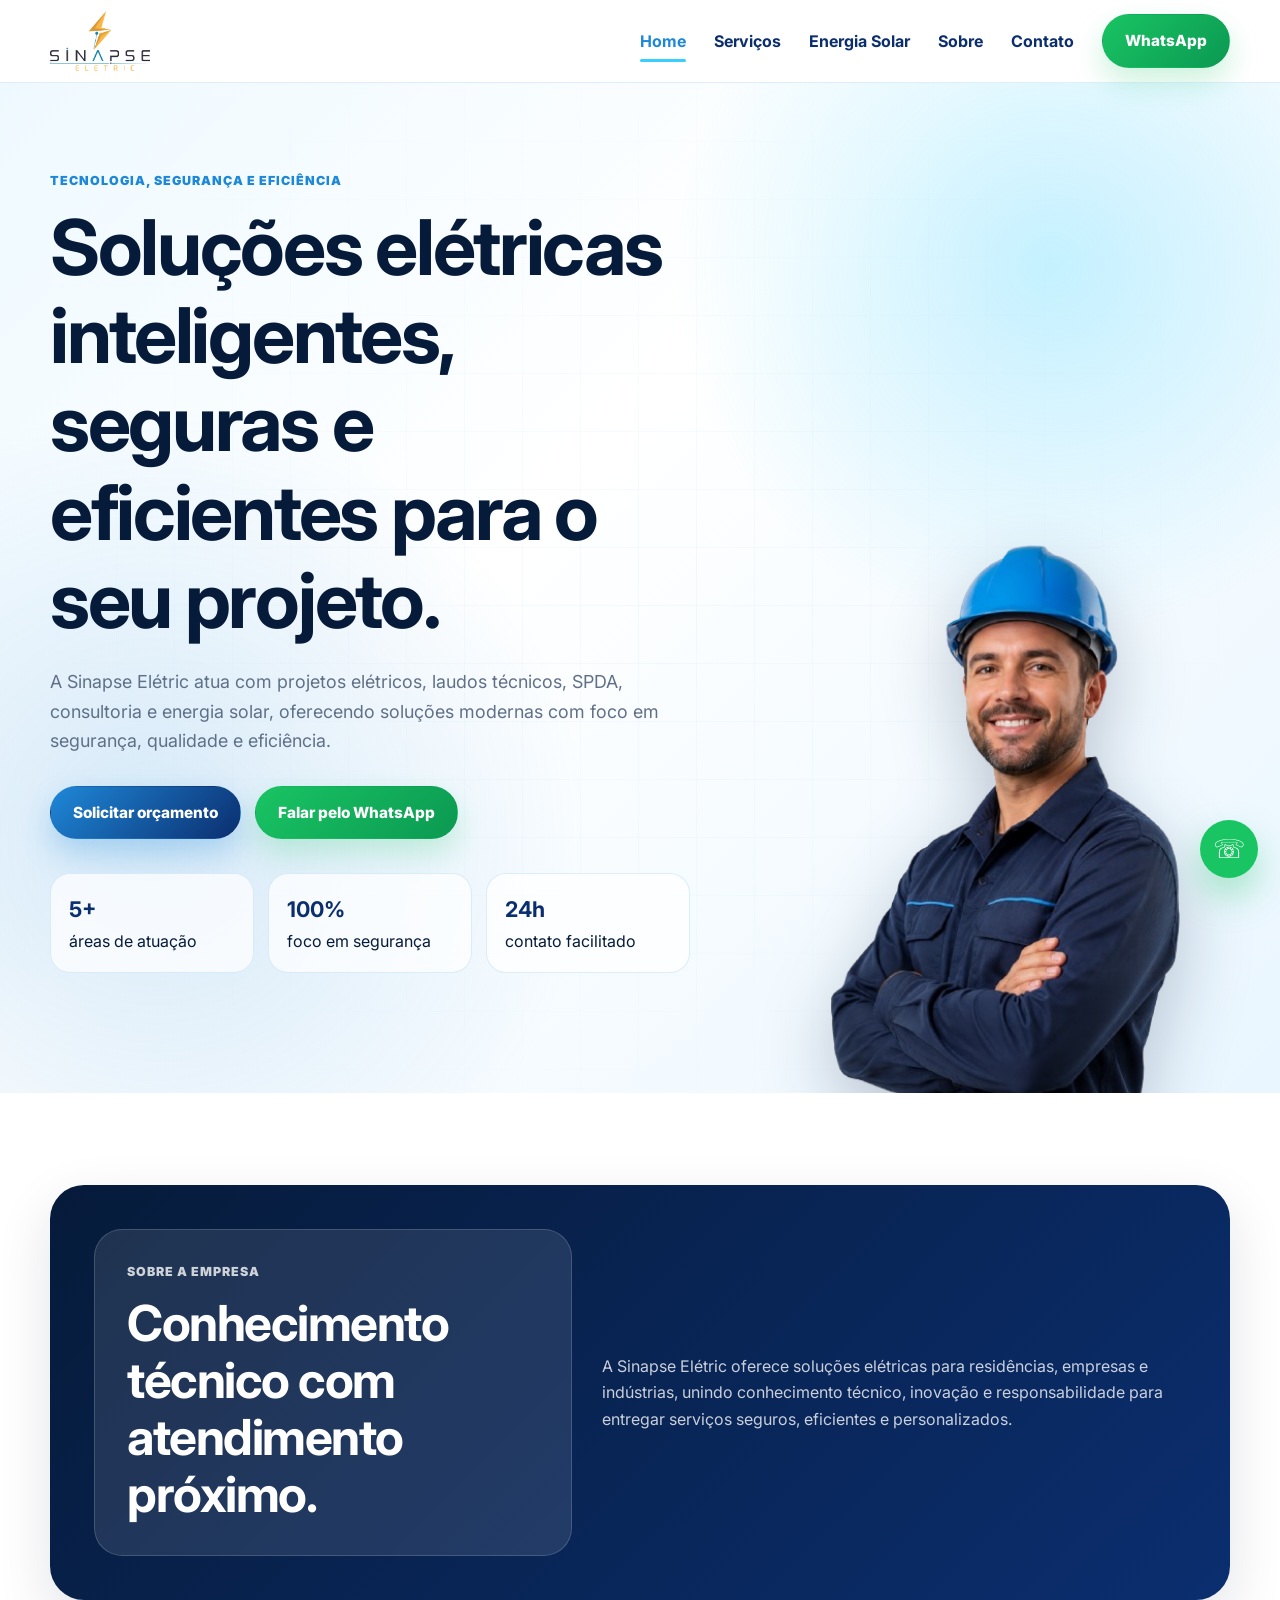
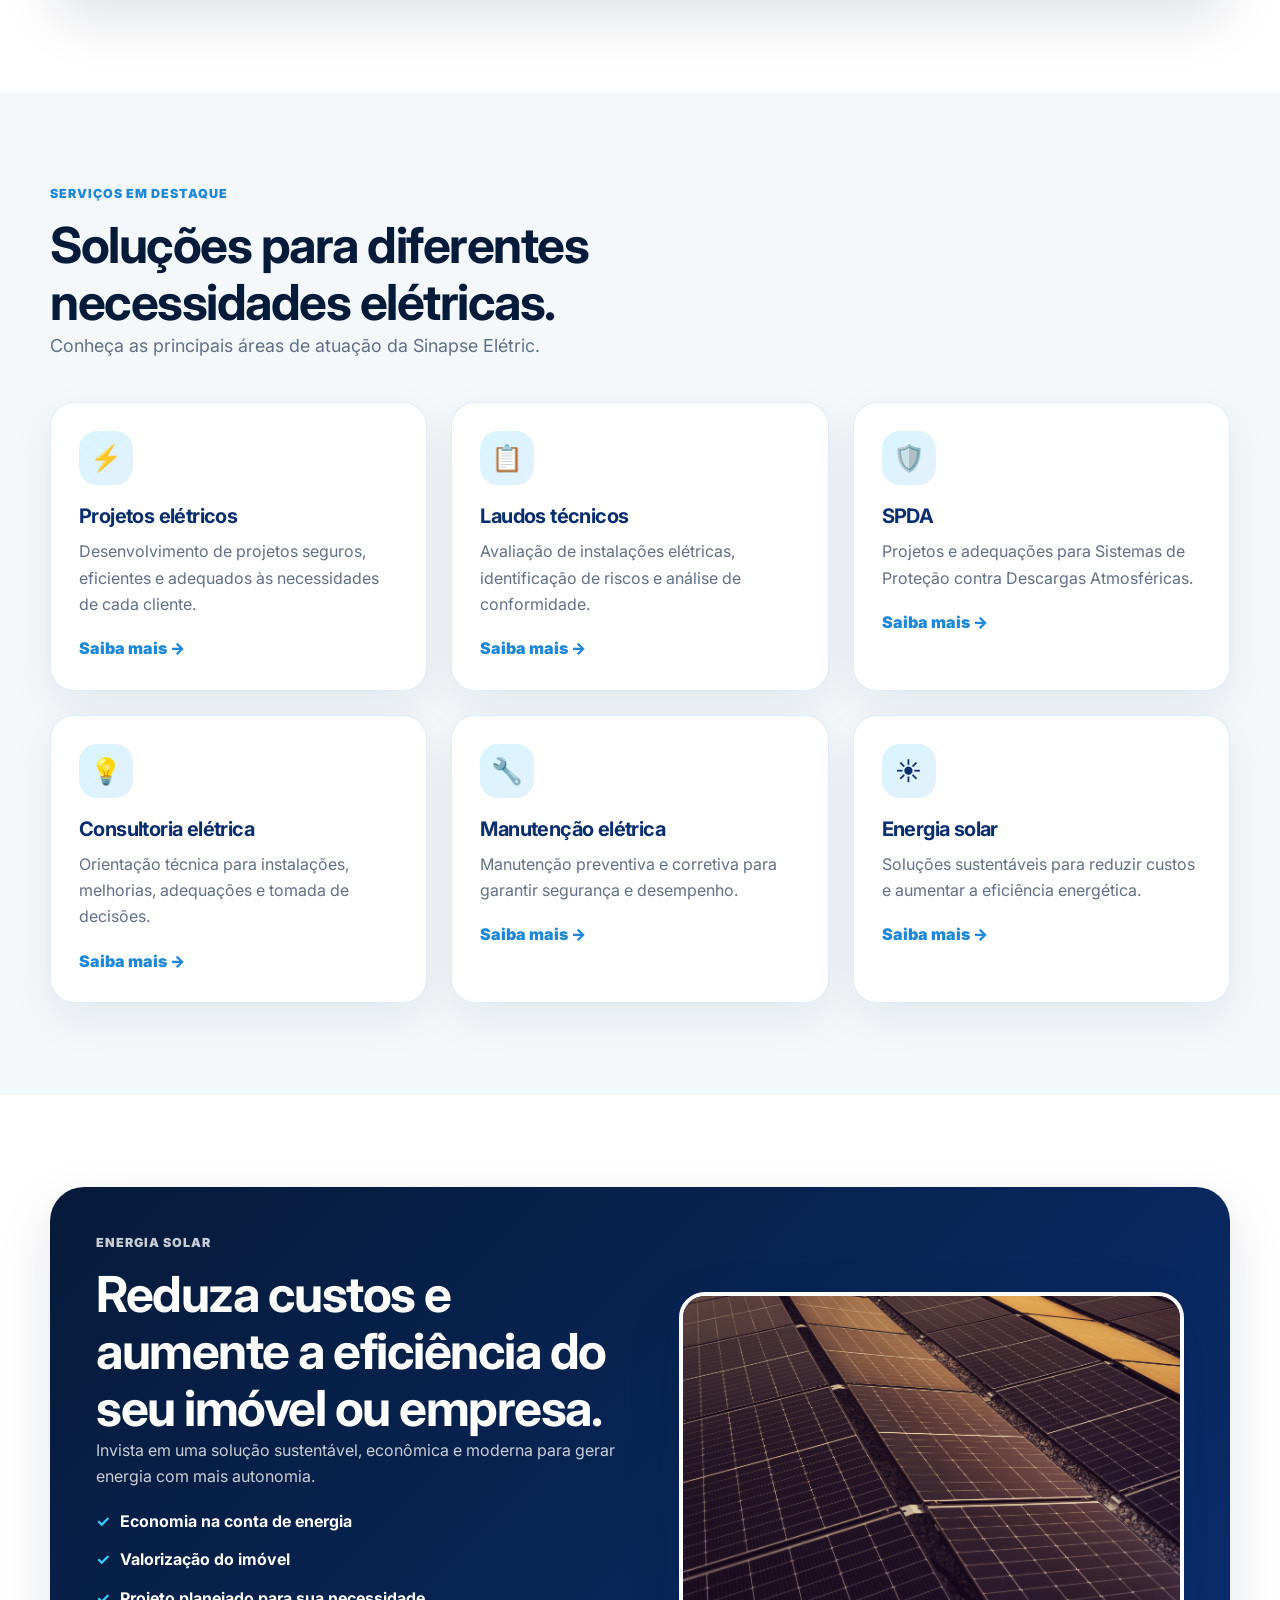
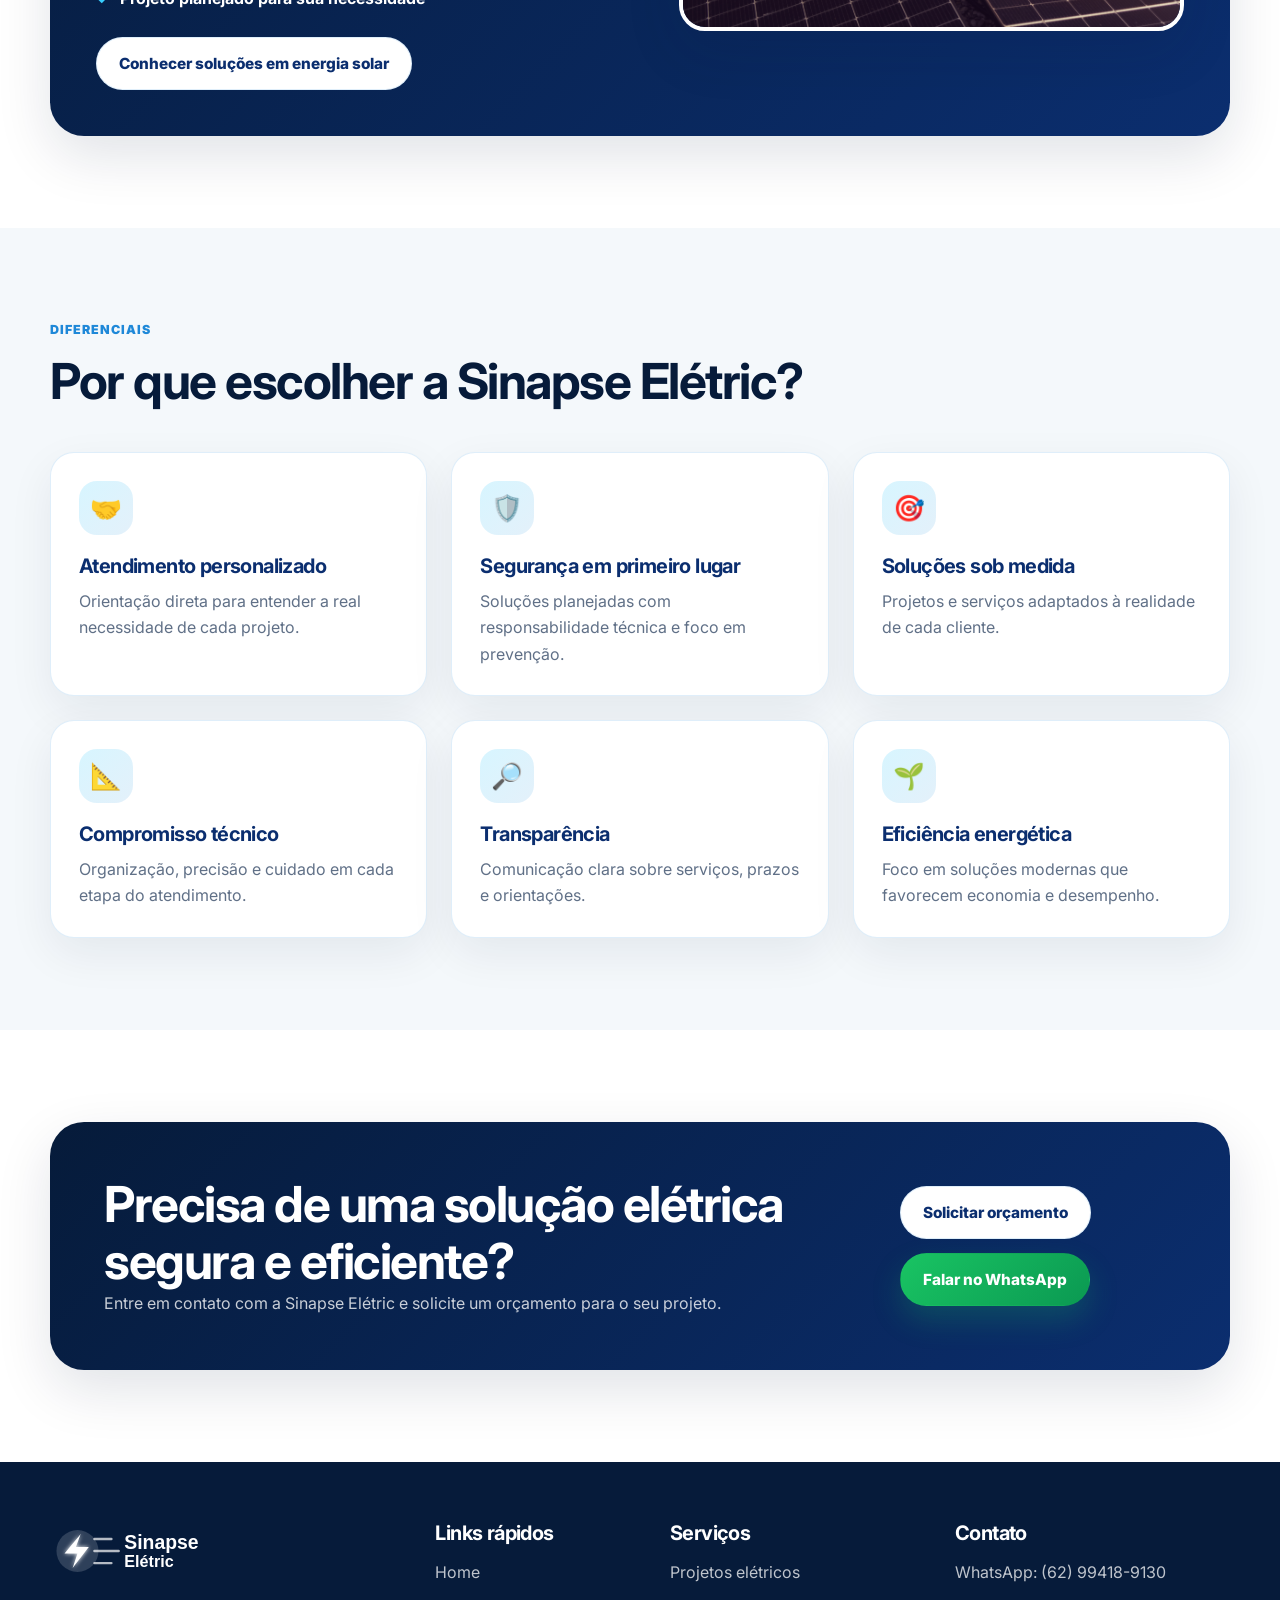
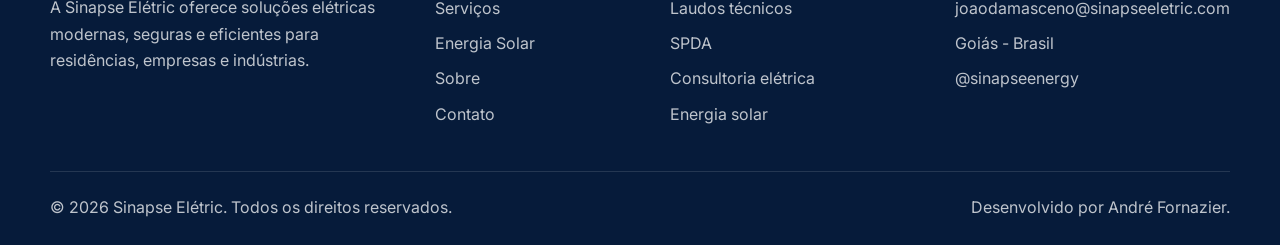
<file: index.html>
<!DOCTYPE html>
<html lang="pt-BR">

<head>
  <meta charset="UTF-8">
  <meta name="viewport" content="width=device-width, initial-scale=1.0">
  <meta name="description"
    content="Projetos elétricos, laudos técnicos, SPDA, consultoria elétrica e energia solar com segurança, qualidade e eficiência.">
  <meta name="theme-color" content="#0B2E6F">
  <title>Sinapse Elétric | Soluções elétricas inteligentes</title>
  <link rel="icon" href="assets/icons/favicon.svg" type="image/svg+xml">
  <link rel="stylesheet" href="css/style.css">
</head>

<body>
  <!-- Cabeçalho fixo com logo, navegação e botão de WhatsApp. -->
  <header class="header">
    <div class="container navbar">
      <a class="logo" href="index.html" aria-label="Página inicial da Sinapse Elétric">
        <img src="assets/logo/logo-sinapse.png" alt="Logo Sinapse Elétric">
      </a>

      <button class="menu-toggle" type="button" aria-label="Abrir menu de navegação">
        <span></span>
        <span></span>
        <span></span>
      </button>

      <nav class="nav-menu" aria-label="Menu principal">
        <a href="index.html">Home</a>
        <a href="servicos.html">Serviços</a>
        <a href="energia-solar.html">Energia Solar</a>
        <a href="sobre.html">Sobre</a>
        <a href="contato.html">Contato</a>
        <a class="btn btn-whatsapp js-whatsapp" href="#">WhatsApp</a>
      </nav>
    </div>
  </header>
  <main>
    <!-- Hero principal: primeira impressão do site e foco em conversão para orçamento. -->
    <section class="hero">
      
      <div class="container hero-content">
        <div class="hero-text reveal">
          <p class="eyebrow">Tecnologia, segurança e eficiência</p>
          <h1>Soluções elétricas inteligentes, seguras e eficientes para o seu projeto.</h1>
          <p class="lead">A Sinapse Elétric atua com projetos elétricos, laudos técnicos, SPDA, consultoria e energia
            solar, oferecendo soluções modernas com foco em segurança, qualidade e eficiência.</p>
          <div class="hero-actions">
            <a class="btn btn-primary" href="contato.html">Solicitar orçamento</a>
            <a class="btn btn-whatsapp js-whatsapp" href="#">Falar pelo WhatsApp</a>
          </div>
          <div class="stats-row">
            <div class="stat"><strong>5+</strong><span>áreas de atuação</span></div>
            <div class="stat"><strong>100%</strong><span>foco em segurança</span></div>
            <div class="stat"><strong>24h</strong><span>contato facilitado</span></div>
          </div>
        </div>        
      </div>
      <!-- Pessoa posicionada no lado direito do Hero -->
<div class="hero-worker-image" aria-hidden="true">
  <img src="assets/img/homem-capacete-transparente.png" alt="">
</div>
      
    </section>

    <section class="section">
      <div class="container about-mini reveal">
        <div class="glass-panel">
          <p class="eyebrow">Sobre a empresa</p>
          <h2>Conhecimento técnico com atendimento próximo.</h2>
        </div>
        <div>
          <p>A Sinapse Elétric oferece soluções elétricas para residências, empresas e indústrias, unindo conhecimento
            técnico, inovação e responsabilidade para entregar serviços seguros, eficientes e personalizados.</p>
        </div>
      </div>
    </section>

    <section class="section section-soft">
      <div class="container">
        <div class="section-title reveal">
          <p class="eyebrow">Serviços em destaque</p>
          <h2>Soluções para diferentes necessidades elétricas.</h2>
          <p class="lead">Conheça as principais áreas de atuação da Sinapse Elétric.</p>
        </div>
        <div class="grid grid-3">
          <article class="card reveal">
            <div class="icon-box">⚡</div>
            <h3>Projetos elétricos</h3>
            <p>Desenvolvimento de projetos seguros, eficientes e adequados às necessidades de cada cliente.</p><a
              class="card-link" href="servicos.html">Saiba mais →</a>
          </article>
          <article class="card reveal">
            <div class="icon-box">📋</div>
            <h3>Laudos técnicos</h3>
            <p>Avaliação de instalações elétricas, identificação de riscos e análise de conformidade.</p><a
              class="card-link" href="servicos.html">Saiba mais →</a>
          </article>
          <article class="card reveal">
            <div class="icon-box">🛡️</div>
            <h3>SPDA</h3>
            <p>Projetos e adequações para Sistemas de Proteção contra Descargas Atmosféricas.</p><a class="card-link"
              href="servicos.html">Saiba mais →</a>
          </article>
          <article class="card reveal">
            <div class="icon-box">💡</div>
            <h3>Consultoria elétrica</h3>
            <p>Orientação técnica para instalações, melhorias, adequações e tomada de decisões.</p><a class="card-link"
              href="servicos.html">Saiba mais →</a>
          </article>
          <article class="card reveal">
            <div class="icon-box">🔧</div>
            <h3>Manutenção elétrica</h3>
            <p>Manutenção preventiva e corretiva para garantir segurança e desempenho.</p><a class="card-link"
              href="servicos.html">Saiba mais →</a>
          </article>
          <article class="card reveal">
            <div class="icon-box">☀️</div>
            <h3>Energia solar</h3>
            <p>Soluções sustentáveis para reduzir custos e aumentar a eficiência energética.</p><a class="card-link"
              href="energia-solar.html">Saiba mais →</a>
          </article>
        </div>
      </div>
    </section>

    <section class="section">
      <div class="container solar-feature reveal">
        <div>
          <p class="eyebrow">Energia solar</p>
          <h2>Reduza custos e aumente a eficiência do seu imóvel ou empresa.</h2>
          <p>Invista em uma solução sustentável, econômica e moderna para gerar energia com mais autonomia.</p>
          <ul class="check-list">
            <li>Economia na conta de energia</li>
            <li>Valorização do imóvel</li>
            <li>Projeto planejado para sua necessidade</li>
          </ul>
          <a class="btn btn-secondary" href="energia-solar.html">Conhecer soluções em energia solar</a>
        </div>
        <img src="assets/img/solar1.jpg" alt="Painéis solares e energia sustentável">
      </div>
    </section>

    <section class="section section-soft">
      <div class="container">
        <div class="section-title reveal">
          <p class="eyebrow">Diferenciais</p>
          <h2>Por que escolher a Sinapse Elétric?</h2>
        </div>
        <div class="grid grid-3">
          <article class="card reveal">
            <div class="icon-box">🤝</div>
            <h3>Atendimento personalizado</h3>
            <p>Orientação direta para entender a real necessidade de cada projeto.</p>
          </article>
          <article class="card reveal">
            <div class="icon-box">🛡️</div>
            <h3>Segurança em primeiro lugar</h3>
            <p>Soluções planejadas com responsabilidade técnica e foco em prevenção.</p>
          </article>
          <article class="card reveal">
            <div class="icon-box">🎯</div>
            <h3>Soluções sob medida</h3>
            <p>Projetos e serviços adaptados à realidade de cada cliente.</p>
          </article>
          <article class="card reveal">
            <div class="icon-box">📐</div>
            <h3>Compromisso técnico</h3>
            <p>Organização, precisão e cuidado em cada etapa do atendimento.</p>
          </article>
          <article class="card reveal">
            <div class="icon-box">🔎</div>
            <h3>Transparência</h3>
            <p>Comunicação clara sobre serviços, prazos e orientações.</p>
          </article>
          <article class="card reveal">
            <div class="icon-box">🌱</div>
            <h3>Eficiência energética</h3>
            <p>Foco em soluções modernas que favorecem economia e desempenho.</p>
          </article>
        </div>
      </div>
    </section>

    <section class="section">
      <div class="container cta-box reveal">
        <div>
          <h2>Precisa de uma solução elétrica segura e eficiente?</h2>
          <p>Entre em contato com a Sinapse Elétric e solicite um orçamento para o seu projeto.</p>
        </div>
        <div class="cta-actions"><a class="btn btn-secondary" href="contato.html">Solicitar orçamento</a><a
            class="btn btn-whatsapp js-whatsapp" href="#">Falar no WhatsApp</a></div>
      </div>
    </section>
  </main>
  <!-- Botão fixo de WhatsApp presente em todas as páginas. -->
  <a class="whatsapp-float js-whatsapp" href="#" aria-label="Falar com a Sinapse Elétric pelo WhatsApp">☏</a>

  <!-- Rodapé institucional com links rápidos e dados de contato. -->
  <footer class="footer">
    <div class="container">
      <div class="footer-grid">
        <div>
          <img src="assets/logo/logo-sinapse.svg" alt="Logo Sinapse Elétric">
          <p>A Sinapse Elétric oferece soluções elétricas modernas, seguras e eficientes para residências, empresas e
            indústrias.</p>
        </div>
        <div>
          <h3>Links rápidos</h3>
          <ul>
            <li><a href="index.html">Home</a></li>
            <li><a href="servicos.html">Serviços</a></li>
            <li><a href="energia-solar.html">Energia Solar</a></li>
            <li><a href="sobre.html">Sobre</a></li>
            <li><a href="contato.html">Contato</a></li>
          </ul>
        </div>
        <div>
          <h3>Serviços</h3>
          <ul>
            <li>Projetos elétricos</li>
            <li>Laudos técnicos</li>
            <li>SPDA</li>
            <li>Consultoria elétrica</li>
            <li>Energia solar</li>
          </ul>
        </div>
        <div>
          <h3>Contato</h3>
          <ul>
            <li><a class="js-whatsapp" href="#">WhatsApp: (62) 99418-9130</a></li>
            <li><a href="mailto:contato@sinapseeletric.com.br">joaodamasceno@sinapseeletric.com</a></li>
            <li>Goiás - Brasil</li>
            <p>
              <a href="https://www.instagram.com/sinapseenergy" target="_blank">
                @sinapseenergy
              </a>
            </p>
          </ul>
        </div>
      </div>
      <div class="footer-bottom">
        <p>© 2026 Sinapse Elétric. Todos os direitos reservados.</p>
        <p>Desenvolvido por André Fornazier.</p>
      </div>
    </div>
  </footer>

  <!-- Script global com menu mobile, animações e WhatsApp. -->
  <script src="js/script.js"></script>
</body>

</html>
</file>
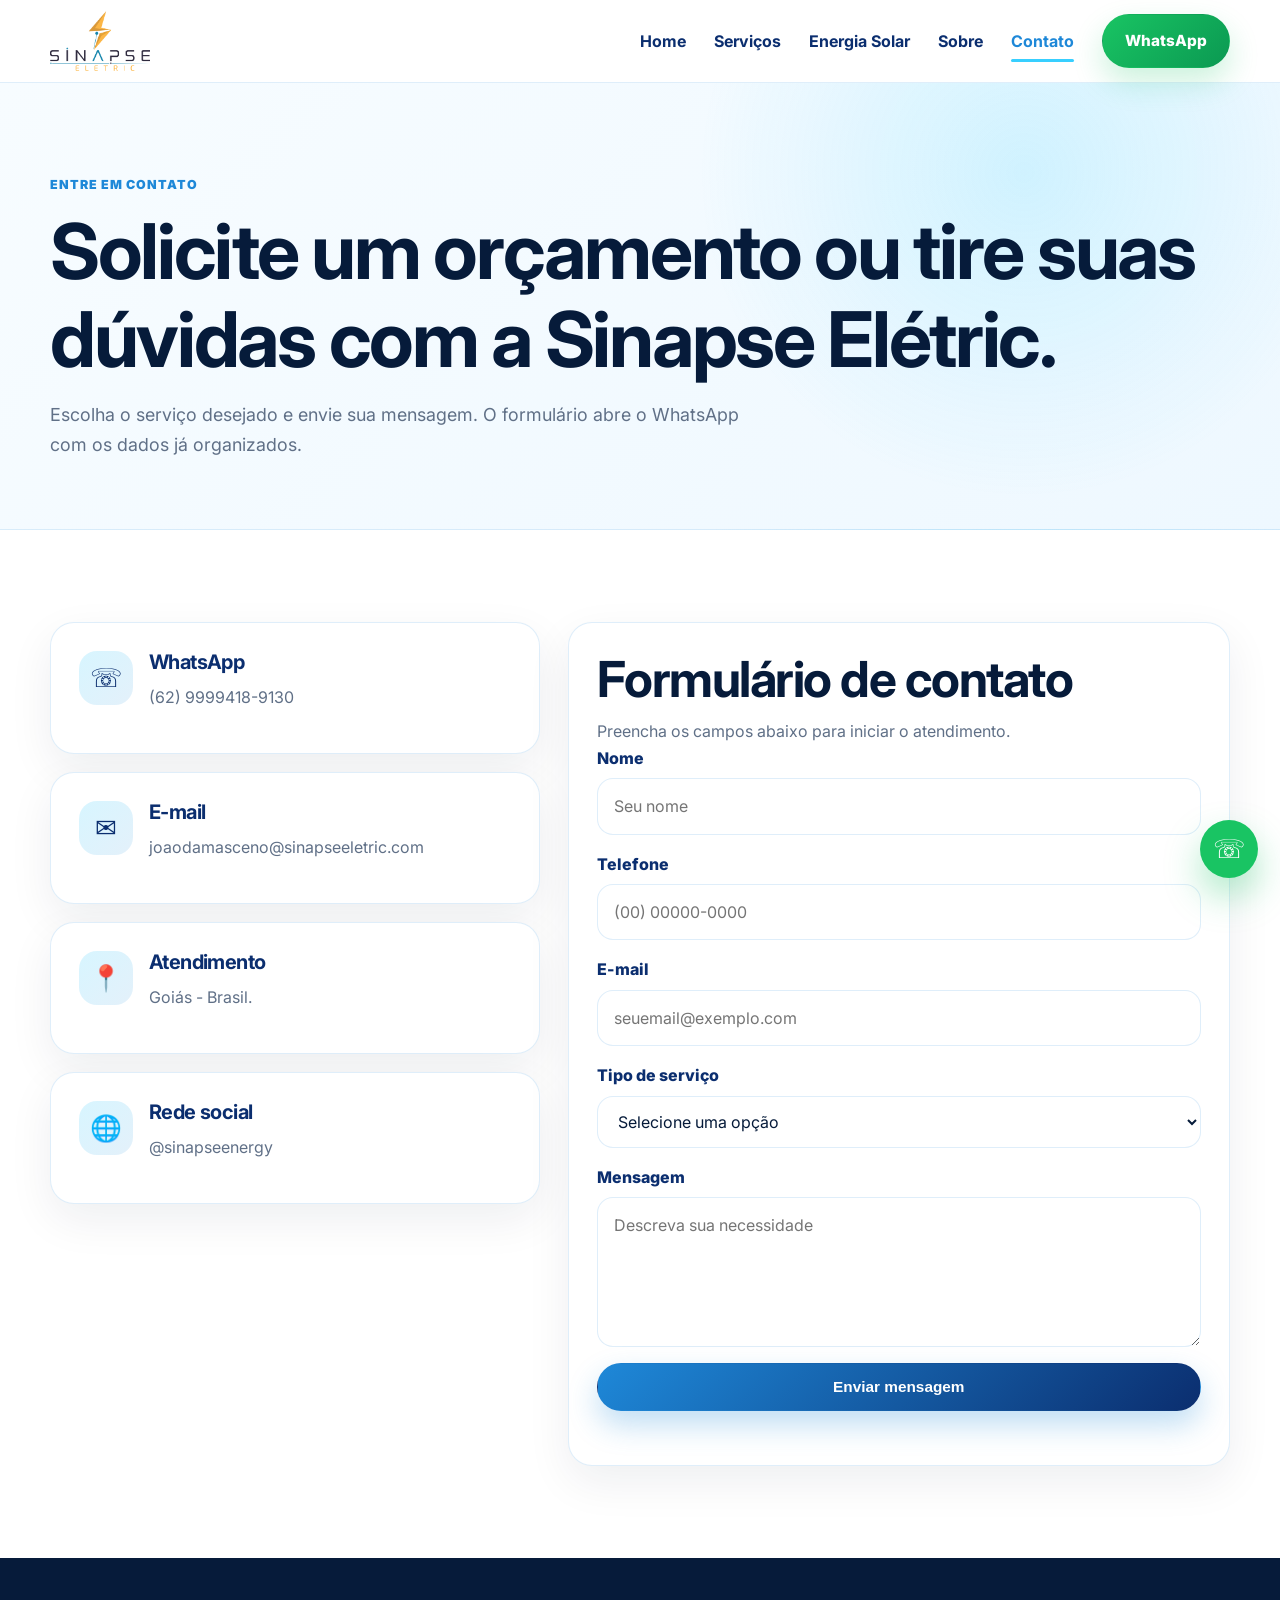
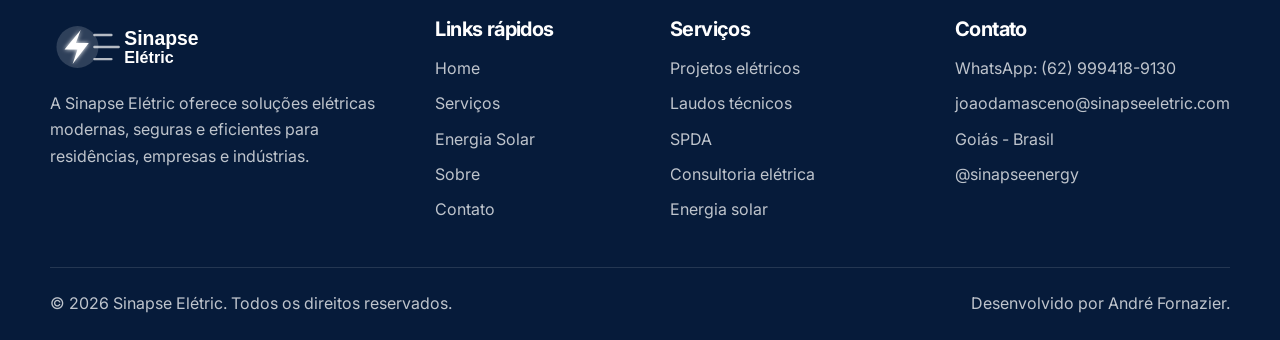
<file: contato.html>
<!DOCTYPE html>
<html lang="pt-BR">

<head>
  <meta charset="UTF-8">
  <meta name="viewport" content="width=device-width, initial-scale=1.0">
  <meta name="description"
    content="Fale com a Sinapse Elétric e solicite um orçamento para projetos elétricos, laudos, SPDA, consultoria e energia solar.">
  <meta name="theme-color" content="#0B2E6F">
  <title>Contato | Sinapse Elétric</title>
  <link rel="icon" href="assets/icons/favicon.svg" type="image/svg+xml">
  <link rel="stylesheet" href="css/style.css">
</head>

<body>
  <!-- Cabeçalho fixo com logo, navegação e botão de WhatsApp. -->
  <header class="header">
    <div class="container navbar">
      <a class="logo" href="index.html" aria-label="Página inicial da Sinapse Elétric">
        <img src="assets/logo/logo-sinapse.png" alt="Logo Sinapse Elétric">
      </a>

      <button class="menu-toggle" type="button" aria-label="Abrir menu de navegação">
        <span></span>
        <span></span>
        <span></span>
      </button>

      <nav class="nav-menu" aria-label="Menu principal">
        <a href="index.html">Home</a>
        <a href="servicos.html">Serviços</a>
        <a href="energia-solar.html">Energia Solar</a>
        <a href="sobre.html">Sobre</a>
        <a href="contato.html">Contato</a>
        <a class="btn btn-whatsapp js-whatsapp" href="#">WhatsApp</a>
      </nav>
    </div>
  </header>
  <main>
    <section class="page-hero">
      <div class="container reveal">
        <p class="eyebrow">Entre em contato</p>
        <h1>Solicite um orçamento ou tire suas dúvidas com a Sinapse Elétric.</h1>
        <p class="lead">Escolha o serviço desejado e envie sua mensagem. O formulário abre o WhatsApp com os dados já
          organizados.</p>
      </div>
    </section>

    <section class="section">
      <div class="container contact-layout">
        <aside class="contact-info">
          <article class="card contact-item reveal">
            <div class="icon-box">☏</div>
            <div>
              <h3>WhatsApp</h3>
              <p><a class="js-whatsapp" href="#">(62) 9999418-9130</a></p>
            </div>
          </article>
          <article class="card contact-item reveal">
            <div class="icon-box">✉</div>
            <div>
              <h3>E-mail</h3>
              <p><a href="mailto:contato@sinapseeletric.com.br">joaodamasceno@sinapseeletric.com</a></p>
            </div>
          </article>
          <article class="card contact-item reveal">
            <div class="icon-box">📍</div>
            <div>
              <h3>Atendimento</h3>
              <p>Goiás - Brasil.</p>
            </div>
          </article>
          <article class="card contact-item reveal">
            <div class="icon-box">🌐</div>
            <div>
              <h3>Rede social</h3>
              <p>
                <a href="https://www.instagram.com/sinapseenergy" target="_blank">
                  @sinapseenergy
                </a>
              </p>
            </div>
          </article>
        </aside>
        <section class="card reveal">
          <h2>Formulário de contato</h2>
          <p>Preencha os campos abaixo para iniciar o atendimento.</p>
          <form id="contactForm" class="form">
            <div class="form-group"><label for="nome">Nome</label><input id="nome" name="nome" type="text"
                placeholder="Seu nome" required></div>
            <div class="form-group"><label for="telefone">Telefone</label><input id="telefone" name="telefone"
                type="tel" placeholder="(00) 00000-0000" required></div>
            <div class="form-group"><label for="email">E-mail</label><input id="email" name="email" type="email"
                placeholder="seuemail@exemplo.com"></div>
            <div class="form-group"><label for="servico">Tipo de serviço</label><select id="servico" name="servico"
                required>
                <option value="">Selecione uma opção</option>
                <option>Projetos elétricos</option>
                <option>Laudos técnicos</option>
                <option>SPDA</option>
                <option>Consultoria elétrica</option>
                <option>Energia solar</option>
                <option>Manutenção elétrica</option>
                <option>Outro</option>
              </select></div>
            <div class="form-group"><label for="mensagem">Mensagem</label><textarea id="mensagem" name="mensagem"
                placeholder="Descreva sua necessidade" required></textarea></div><button class="btn btn-primary"
              type="submit">Enviar mensagem</button>
            <p class="form-status" aria-live="polite"></p>
          </form>
        </section>
      </div>
    </section>
  </main>
  <!-- Botão fixo de WhatsApp presente em todas as páginas. -->
  <a class="whatsapp-float js-whatsapp" href="#" aria-label="Falar com a Sinapse Elétric pelo WhatsApp">☏</a>

  <!-- Rodapé institucional com links rápidos e dados de contato. -->
  <footer class="footer">
    <div class="container">
      <div class="footer-grid">
        <div>
          <img src="assets/logo/logo-sinapse.svg" alt="Logo Sinapse Elétric">
          <p>A Sinapse Elétric oferece soluções elétricas modernas, seguras e eficientes para residências, empresas e
            indústrias.</p>
        </div>
        <div>
          <h3>Links rápidos</h3>
          <ul>
            <li><a href="index.html">Home</a></li>
            <li><a href="servicos.html">Serviços</a></li>
            <li><a href="energia-solar.html">Energia Solar</a></li>
            <li><a href="sobre.html">Sobre</a></li>
            <li><a href="contato.html">Contato</a></li>
          </ul>
        </div>
        <div>
          <h3>Serviços</h3>
          <ul>
            <li>Projetos elétricos</li>
            <li>Laudos técnicos</li>
            <li>SPDA</li>
            <li>Consultoria elétrica</li>
            <li>Energia solar</li>
          </ul>
        </div>
        <div>
          <h3>Contato</h3>
          <ul>
            <li><a class="js-whatsapp" href="#">WhatsApp: (62) 999418-9130</a></li>
            <li><a href="mailto:contato@sinapseeletric.com.br">joaodamasceno@sinapseeletric.com</a></li>
            <li>Goiás - Brasil</li>
            <p>
                <a href="https://www.instagram.com/sinapseenergy" target="_blank">
                  @sinapseenergy
                </a>
              </p>
          </ul>
        </div>
      </div>
      <div class="footer-bottom">
        <p>© 2026 Sinapse Elétric. Todos os direitos reservados.</p>
        <p>Desenvolvido por André Fornazier.</p>
      </div>
    </div>
  </footer>

  <!-- Script global com menu mobile, animações e WhatsApp. -->
  <script src="js/script.js"></script>
</body>

</html>
</file>
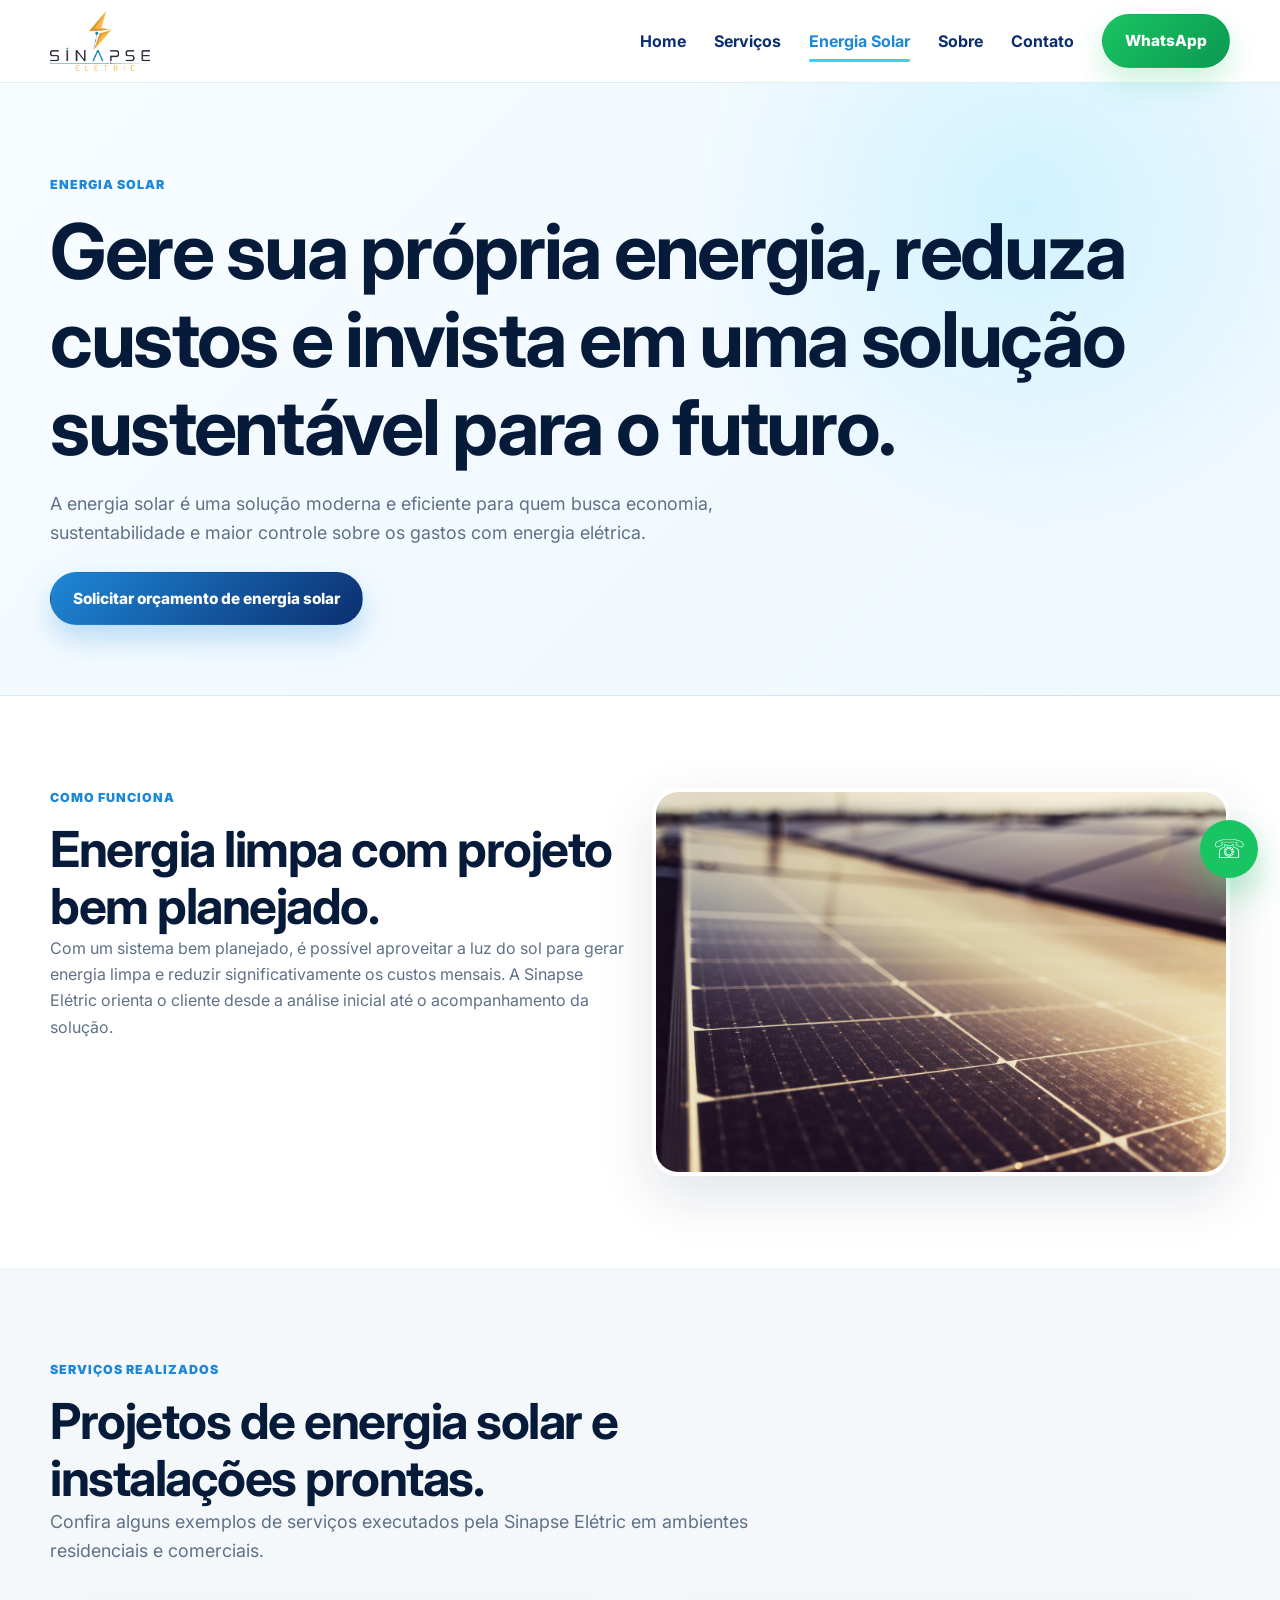
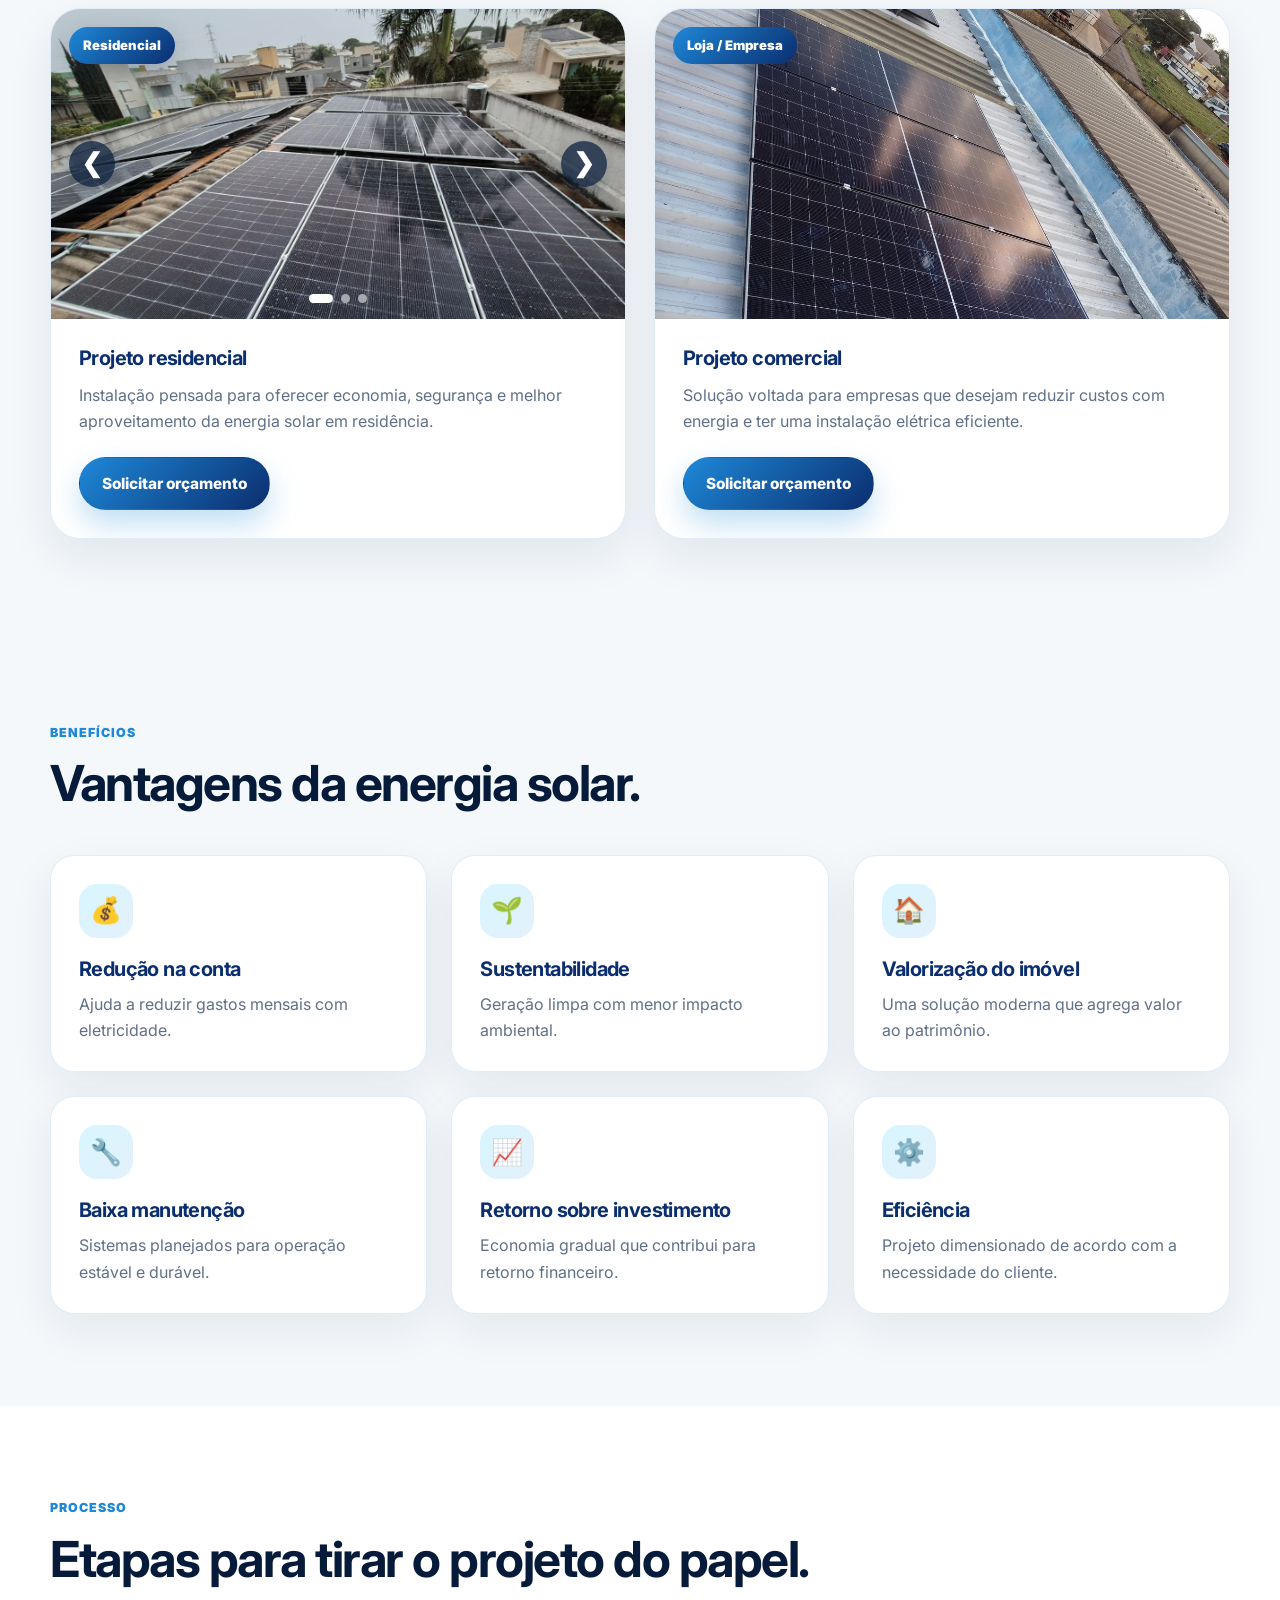
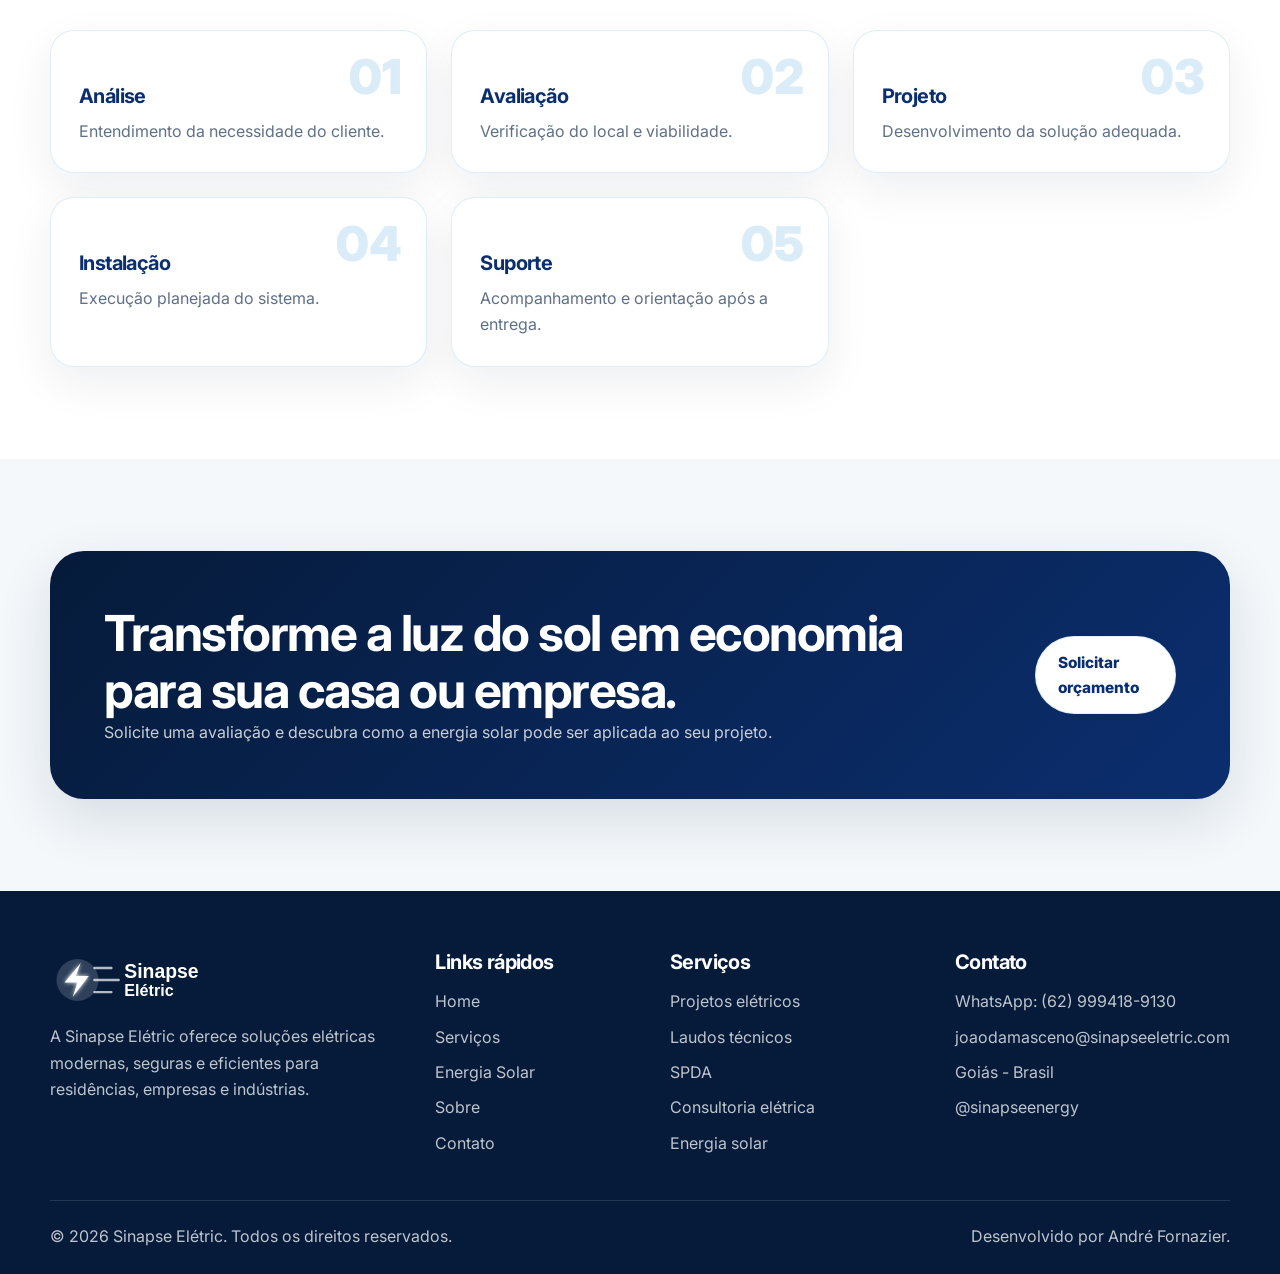
<file: energia-solar.html>
<!DOCTYPE html>
<html lang="pt-BR">

<head>
  <meta charset="UTF-8">
  <meta name="viewport" content="width=device-width, initial-scale=1.0">
  <meta name="description"
    content="Soluções em energia solar para reduzir custos, gerar economia e investir em sustentabilidade.">
  <meta name="theme-color" content="#0B2E6F">
  <title>Energia Solar | Sinapse Elétric</title>
  <link rel="icon" href="assets/icons/favicon.svg" type="image/svg+xml">
  <link rel="stylesheet" href="css/style.css">
</head>

<body>
  <!-- Cabeçalho fixo com logo, navegação e botão de WhatsApp. -->
  <header class="header">
    <div class="container navbar">
      <a class="logo" href="index.html" aria-label="Página inicial da Sinapse Elétric">
        <img src="assets/logo/logo-sinapse.png" alt="Logo Sinapse Elétric">
      </a>

      <button class="menu-toggle" type="button" aria-label="Abrir menu de navegação">
        <span></span>
        <span></span>
        <span></span>
      </button>

      <nav class="nav-menu" aria-label="Menu principal">
        <a href="index.html">Home</a>
        <a href="servicos.html">Serviços</a>
        <a href="energia-solar.html">Energia Solar</a>
        <a href="sobre.html">Sobre</a>
        <a href="contato.html">Contato</a>
        <a class="btn btn-whatsapp js-whatsapp" href="#">WhatsApp</a>
      </nav>
    </div>
  </header>
  <main>
    <section class="page-hero">
      <div class="container reveal">
        <p class="eyebrow">Energia Solar</p>
        <h1>Gere sua própria energia, reduza custos e invista em uma solução sustentável para o futuro.</h1>
        <p class="lead">A energia solar é uma solução moderna e eficiente para quem busca economia, sustentabilidade e
          maior controle sobre os gastos com energia elétrica.</p>
        <div class="hero-actions" style="margin-top:24px"><a class="btn btn-primary js-whatsapp"
            data-message="Olá! Gostaria de solicitar um orçamento de energia solar." href="#">Solicitar orçamento de
            energia solar</a></div>
      </div>
    </section>
    <section class="section">
      <div class="container grid grid-2">
        <div class="reveal">
          <p class="eyebrow">Como funciona</p>
          <h2>Energia limpa com projeto bem planejado.</h2>
          <p>Com um sistema bem planejado, é possível aproveitar a luz do sol para gerar energia limpa e reduzir
            significativamente os custos mensais. A Sinapse Elétric orienta o cliente desde a análise inicial até o
            acompanhamento da solução.</p>
        </div>
         
        <img class="reveal solar-img" src="assets/img/solar.jpg" alt="Ilustração de sistema de energia solar">
      </div>
    </section>
    <!-- Galeria de serviços realizados -->
<section class="section section-soft">
  <div class="container">
    <div class="section-title reveal">
      <p class="eyebrow">Serviços realizados</p>
      <h2>Projetos de energia solar e instalações prontas.</h2>
      <p class="lead">
        Confira alguns exemplos de serviços executados pela Sinapse Elétric em ambientes residenciais e comerciais.
      </p>
    </div>

    <div class="solar-gallery">
      <!-- Serviço residencial -->
<article class="solar-gallery-card reveal">
  <div class="solar-gallery-image solar-carousel">
    <div class="solar-carousel-track">
      <div class="solar-carousel-slide">
        <img src="assets/img/servico-residencial.jpeg" alt="Serviço de energia solar em residência">
      </div>

      <div class="solar-carousel-slide">
        <img src="assets/img/servico-residencial-2.jpeg" alt="Outro serviço de energia solar residencial">
      </div>

      <div class="solar-carousel-slide">
        <img src="assets/img/servico-residencial-3.jpeg" alt="Instalação residencial de energia solar">
      </div>
    </div>

    <span class="solar-gallery-tag">Residencial</span>

    <button class="solar-carousel-btn solar-carousel-prev" type="button" aria-label="Imagem anterior">
  ❮
</button>

<button class="solar-carousel-btn solar-carousel-next" type="button" aria-label="Próxima imagem">
  ❯
</button>

    <div class="solar-carousel-dots"></div>
  </div>

  <div class="solar-gallery-content">
    <h3>Projeto residencial</h3>
    <p>
      Instalação pensada para oferecer economia, segurança e melhor aproveitamento da energia solar em residência.
    </p>

    <a class="btn btn-primary js-whatsapp"
      data-message="Olá! Vi o serviço residencial na página de energia solar e gostaria de solicitar um orçamento."
      href="#">
      Solicitar orçamento
    </a>
  </div>
</article>

      <!-- Serviço loja / empresa -->
      <article class="solar-gallery-card reveal">
        <div class="solar-gallery-image">
          <img src="assets/img/servico-comercial.jpeg" alt="Serviço de energia solar em loja ou empresa">
          <span class="solar-gallery-tag">Loja / Empresa</span>
        </div>

        <div class="solar-gallery-content">
          <h3>Projeto comercial</h3>
          <p>
            Solução voltada para empresas que desejam reduzir custos com energia e ter uma instalação elétrica eficiente.
          </p>

          <a class="btn btn-primary js-whatsapp"
            data-message="Olá! Vi o serviço comercial na página de energia solar e gostaria de solicitar um orçamento."
            href="#">
            Solicitar orçamento
          </a>
        </div>
      </article>
    </div>
  </div>
</section>
    <section class="section section-soft">
      <div class="container">
        <div class="section-title reveal">
          <p class="eyebrow">Benefícios</p>
          <h2>Vantagens da energia solar.</h2>
        </div>
        <div class="grid grid-3">
          <article class="card reveal">
            <div class="icon-box">💰</div>
            <h3>Redução na conta</h3>
            <p>Ajuda a reduzir gastos mensais com eletricidade.</p>
          </article>
          <article class="card reveal">
            <div class="icon-box">🌱</div>
            <h3>Sustentabilidade</h3>
            <p>Geração limpa com menor impacto ambiental.</p>
          </article>
          <article class="card reveal">
            <div class="icon-box">🏠</div>
            <h3>Valorização do imóvel</h3>
            <p>Uma solução moderna que agrega valor ao patrimônio.</p>
          </article>
          <article class="card reveal">
            <div class="icon-box">🔧</div>
            <h3>Baixa manutenção</h3>
            <p>Sistemas planejados para operação estável e durável.</p>
          </article>
          <article class="card reveal">
            <div class="icon-box">📈</div>
            <h3>Retorno sobre investimento</h3>
            <p>Economia gradual que contribui para retorno financeiro.</p>
          </article>
          <article class="card reveal">
            <div class="icon-box">⚙️</div>
            <h3>Eficiência</h3>
            <p>Projeto dimensionado de acordo com a necessidade do cliente.</p>
          </article>
        </div>
      </div>
    </section>
    <section class="section">
      <div class="container">
        <div class="section-title reveal">
          <p class="eyebrow">Processo</p>
          <h2>Etapas para tirar o projeto do papel.</h2>
        </div>
        <div class="grid grid-5 process">
          <div class="grid grid-3">
            <article class="card process-card reveal">
              <h3>Análise</h3>
              <p>Entendimento da necessidade do cliente.</p>
            </article>
            <article class="card process-card reveal">
              <h3>Avaliação</h3>
              <p>Verificação do local e viabilidade.</p>
            </article>
            <article class="card process-card reveal">
              <h3>Projeto</h3>
              <p>Desenvolvimento da solução adequada.</p>
            </article>
            <article class="card process-card reveal">
              <h3>Instalação</h3>
              <p>Execução planejada do sistema.</p>
            </article>
            <article class="card process-card reveal">
              <h3>Suporte</h3>
              <p>Acompanhamento e orientação após a entrega.</p>
            </article>
          </div>
        </div>
      </div>
    </section>
    <section class="section section-soft">
      <div class="container cta-box reveal">
        <div>
          <h2>Transforme a luz do sol em economia para sua casa ou empresa.</h2>
          <p>Solicite uma avaliação e descubra como a energia solar pode ser aplicada ao seu projeto.</p>
        </div><a class="btn btn-secondary js-whatsapp"
          data-message="Olá! Quero transformar energia solar em economia. Podemos conversar?" href="#">Solicitar
          orçamento</a>
      </div>
    </section>
  </main>
  <!-- Botão fixo de WhatsApp presente em todas as páginas. -->
  <a class="whatsapp-float js-whatsapp" href="#" aria-label="Falar com a Sinapse Elétric pelo WhatsApp">☏</a>

  <!-- Rodapé institucional com links rápidos e dados de contato. -->
  <footer class="footer">
    <div class="container">
      <div class="footer-grid">
        <div>
          <img src="assets/logo/logo-sinapse.svg" alt="Logo Sinapse Elétric">
          <p>A Sinapse Elétric oferece soluções elétricas modernas, seguras e eficientes para residências, empresas e
            indústrias.</p>
        </div>
        <div>
          <h3>Links rápidos</h3>
          <ul>
            <li><a href="index.html">Home</a></li>
            <li><a href="servicos.html">Serviços</a></li>
            <li><a href="energia-solar.html">Energia Solar</a></li>
            <li><a href="sobre.html">Sobre</a></li>
            <li><a href="contato.html">Contato</a></li>
          </ul>
        </div>
        <div>
          <h3>Serviços</h3>
          <ul>
            <li>Projetos elétricos</li>
            <li>Laudos técnicos</li>
            <li>SPDA</li>
            <li>Consultoria elétrica</li>
            <li>Energia solar</li>
          </ul>
        </div>
        <div>
          <h3>Contato</h3>
          <ul>
            <li><a class="js-whatsapp" href="#">WhatsApp: (62) 999418-9130</a></li>
            <li><a href="mailto:contato@sinapseeletric.com.br">joaodamasceno@sinapseeletric.com</a></li>
            <li>Goiás - Brasil</li>
            <p>
              <a href="https://www.instagram.com/sinapseenergy" target="_blank">
                @sinapseenergy
              </a>
            </p>
          </ul>
        </div>
      </div>
      <div class="footer-bottom">
        <p>© 2026 Sinapse Elétric. Todos os direitos reservados.</p>
        <p>Desenvolvido por André Fornazier.</p>
      </div>
    </div>
  </footer>

  <!-- Script global com menu mobile, animações e WhatsApp. -->
  <script src="js/script.js"></script>
</body>

</html>
</file>
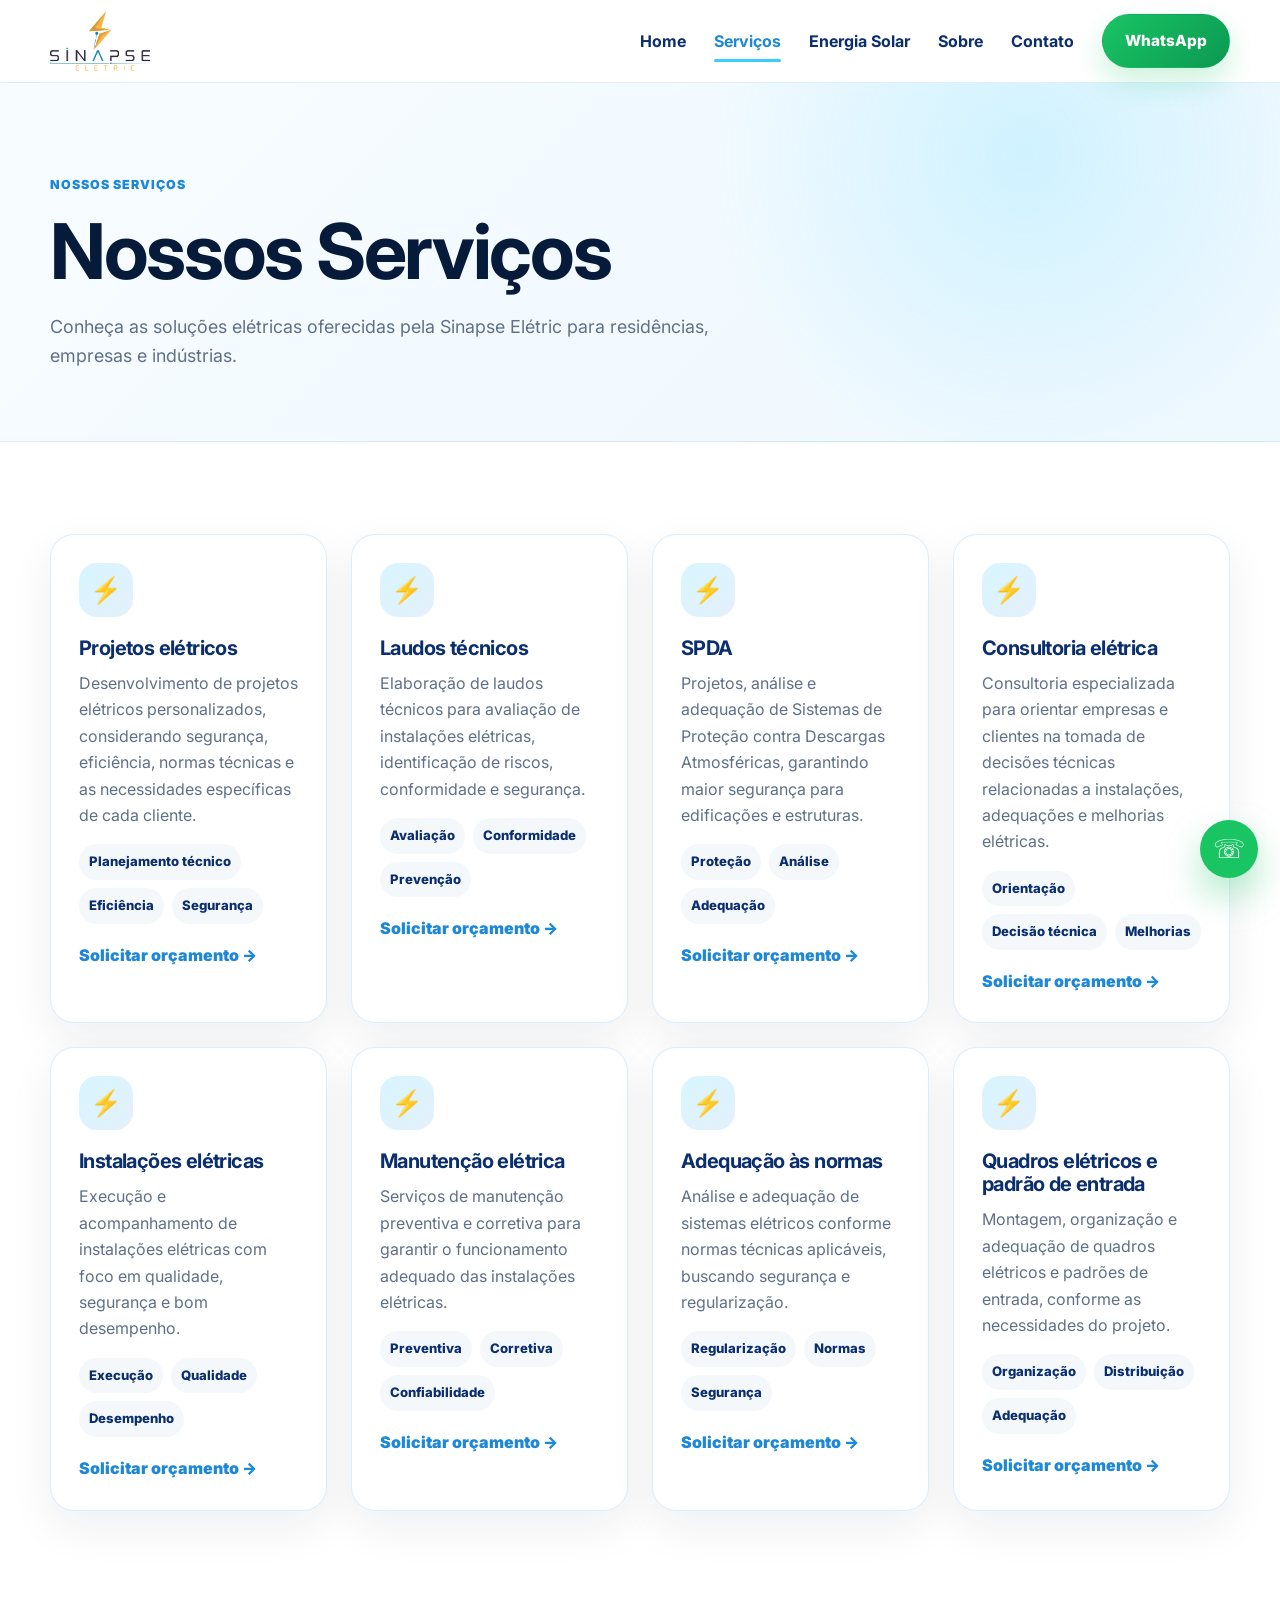
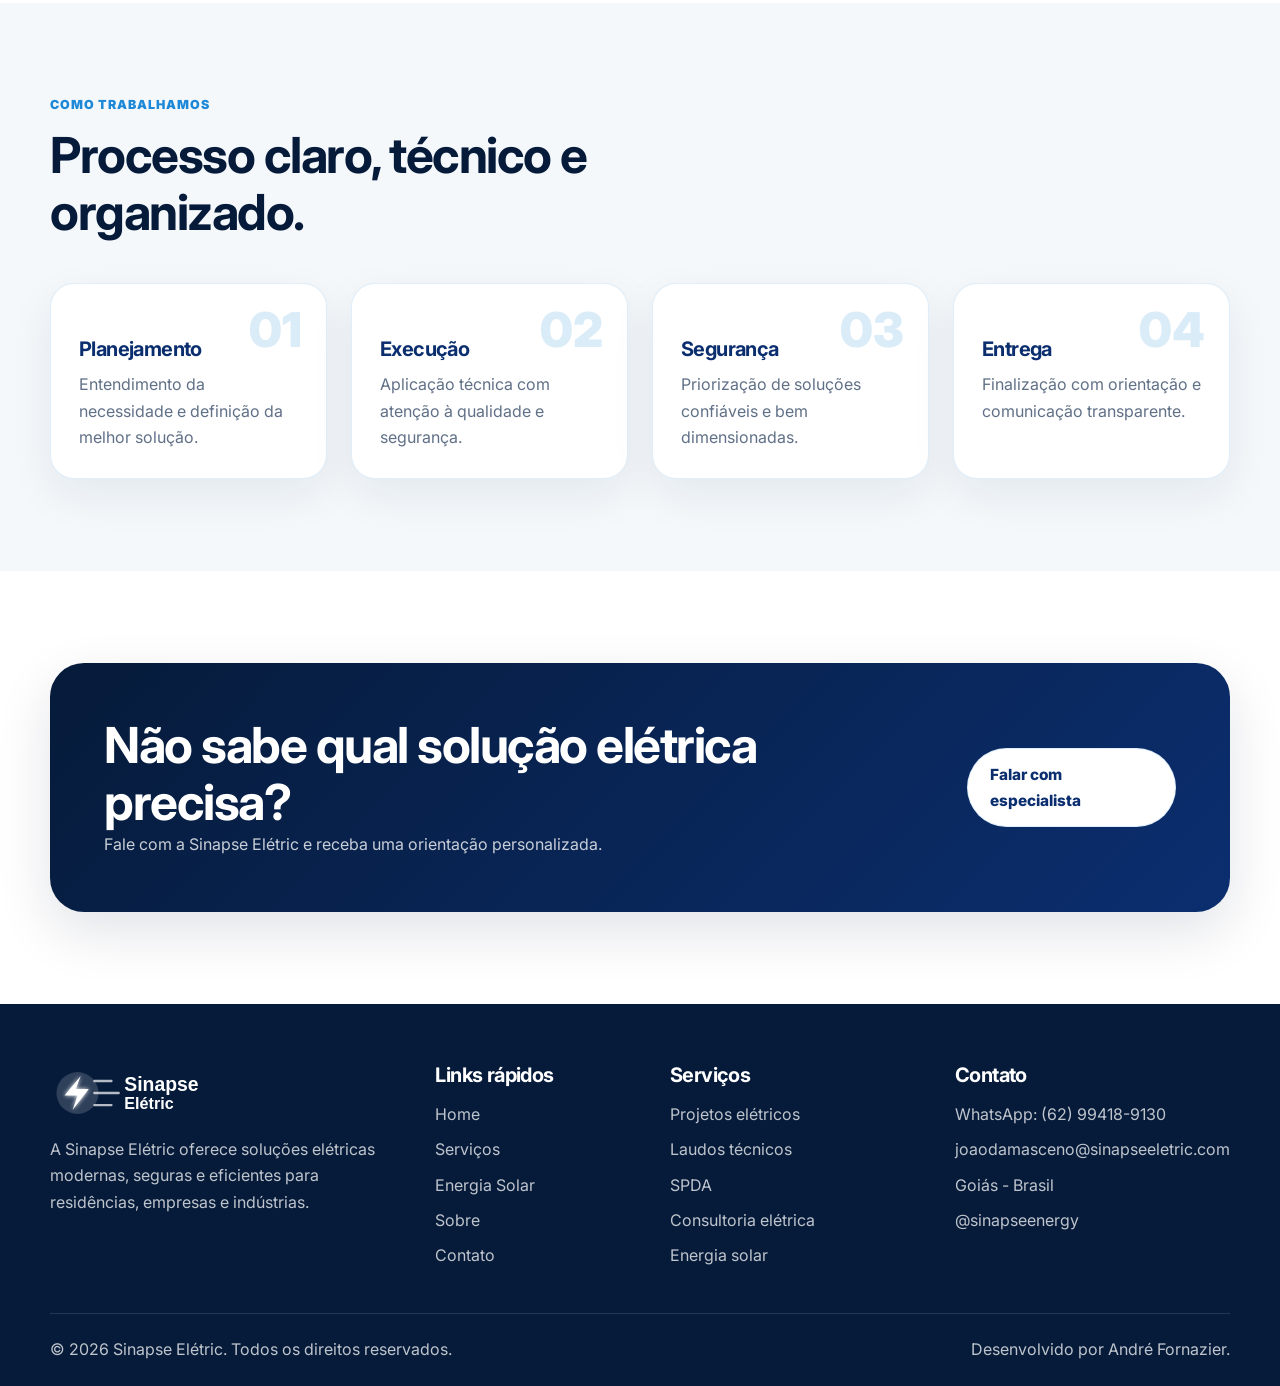
<file: servicos.html>
<!DOCTYPE html>
<html lang="pt-BR">

<head>
  <meta charset="UTF-8">
  <meta name="viewport" content="width=device-width, initial-scale=1.0">
  <meta name="description"
    content="Conheça os serviços da Sinapse Elétric: projetos elétricos, laudos, SPDA, consultoria, manutenção e adequação elétrica.">
  <meta name="theme-color" content="#0B2E6F">
  <title>Serviços | Sinapse Elétric</title>
  <link rel="icon" href="assets/icons/favicon.svg" type="image/svg+xml">
  <link rel="stylesheet" href="css/style.css">
</head>

<body>
  <!-- Cabeçalho fixo com logo, navegação e botão de WhatsApp. -->
  <header class="header">
    <div class="container navbar">
      <a class="logo" href="index.html" aria-label="Página inicial da Sinapse Elétric">
        <img src="assets/logo/logo-sinapse.png" alt="Logo Sinapse Elétric">
      </a>

      <button class="menu-toggle" type="button" aria-label="Abrir menu de navegação">
        <span></span>
        <span></span>
        <span></span>
      </button>

      <nav class="nav-menu" aria-label="Menu principal">
        <a href="index.html">Home</a>
        <a href="servicos.html">Serviços</a>
        <a href="energia-solar.html">Energia Solar</a>
        <a href="sobre.html">Sobre</a>
        <a href="contato.html">Contato</a>
        <a class="btn btn-whatsapp js-whatsapp" href="#">WhatsApp</a>
      </nav>
    </div>
  </header>
  <main>
    <section class="page-hero">
      <div class="container reveal">
        <p class="eyebrow">Nossos Serviços</p>
        <h1>Nossos Serviços</h1>
        <p class="lead">Conheça as soluções elétricas oferecidas pela Sinapse Elétric para residências, empresas e
          indústrias.</p>
      </div>
    </section>
    <section class="section">
      <div class="container">
        <div class="grid grid-4">
          <article class="card reveal">
            <div class="icon-box">⚡</div>
            <h3>Projetos elétricos</h3>
            <p>Desenvolvimento de projetos elétricos personalizados, considerando segurança, eficiência, normas técnicas
              e as necessidades específicas de cada cliente.</p>
            <div class="service-benefits"><span>Planejamento técnico</span><span>Eficiência</span><span>Segurança</span>
            </div><a class="card-link js-whatsapp"
              data-message="Olá! Gostaria de solicitar orçamento para Projetos elétricos." href="#">Solicitar orçamento
              →</a>
          </article>
          <article class="card reveal">
            <div class="icon-box">⚡</div>
            <h3>Laudos técnicos</h3>
            <p>Elaboração de laudos técnicos para avaliação de instalações elétricas, identificação de riscos,
              conformidade e segurança.</p>
            <div class="service-benefits"><span>Avaliação</span><span>Conformidade</span><span>Prevenção</span></div><a
              class="card-link js-whatsapp" data-message="Olá! Gostaria de solicitar orçamento para Laudos técnicos."
              href="#">Solicitar orçamento →</a>
          </article>
          <article class="card reveal">
            <div class="icon-box">⚡</div>
            <h3>SPDA</h3>
            <p>Projetos, análise e adequação de Sistemas de Proteção contra Descargas Atmosféricas, garantindo maior
              segurança para edificações e estruturas.</p>
            <div class="service-benefits"><span>Proteção</span><span>Análise</span><span>Adequação</span></div><a
              class="card-link js-whatsapp" data-message="Olá! Gostaria de solicitar orçamento para SPDA."
              href="#">Solicitar orçamento →</a>
          </article>
          <article class="card reveal">
            <div class="icon-box">⚡</div>
            <h3>Consultoria elétrica</h3>
            <p>Consultoria especializada para orientar empresas e clientes na tomada de decisões técnicas relacionadas a
              instalações, adequações e melhorias elétricas.</p>
            <div class="service-benefits"><span>Orientação</span><span>Decisão técnica</span><span>Melhorias</span>
            </div><a class="card-link js-whatsapp"
              data-message="Olá! Gostaria de solicitar orçamento para Consultoria elétrica." href="#">Solicitar
              orçamento →</a>
          </article>
          <article class="card reveal">
            <div class="icon-box">⚡</div>
            <h3>Instalações elétricas</h3>
            <p>Execução e acompanhamento de instalações elétricas com foco em qualidade, segurança e bom desempenho.</p>
            <div class="service-benefits"><span>Execução</span><span>Qualidade</span><span>Desempenho</span></div><a
              class="card-link js-whatsapp"
              data-message="Olá! Gostaria de solicitar orçamento para Instalações elétricas." href="#">Solicitar
              orçamento →</a>
          </article>
          <article class="card reveal">
            <div class="icon-box">⚡</div>
            <h3>Manutenção elétrica</h3>
            <p>Serviços de manutenção preventiva e corretiva para garantir o funcionamento adequado das instalações
              elétricas.</p>
            <div class="service-benefits"><span>Preventiva</span><span>Corretiva</span><span>Confiabilidade</span></div>
            <a class="card-link js-whatsapp"
              data-message="Olá! Gostaria de solicitar orçamento para Manutenção elétrica." href="#">Solicitar orçamento
              →</a>
          </article>
          <article class="card reveal">
            <div class="icon-box">⚡</div>
            <h3>Adequação às normas</h3>
            <p>Análise e adequação de sistemas elétricos conforme normas técnicas aplicáveis, buscando segurança e
              regularização.</p>
            <div class="service-benefits"><span>Regularização</span><span>Normas</span><span>Segurança</span></div><a
              class="card-link js-whatsapp"
              data-message="Olá! Gostaria de solicitar orçamento para Adequação às normas." href="#">Solicitar orçamento
              →</a>
          </article>
          <article class="card reveal">
            <div class="icon-box">⚡</div>
            <h3>Quadros elétricos e padrão de entrada</h3>
            <p>Montagem, organização e adequação de quadros elétricos e padrões de entrada, conforme as necessidades do
              projeto.</p>
            <div class="service-benefits"><span>Organização</span><span>Distribuição</span><span>Adequação</span></div>
            <a class="card-link js-whatsapp"
              data-message="Olá! Gostaria de solicitar orçamento para Quadros elétricos e padrão de entrada."
              href="#">Solicitar orçamento →</a>
          </article>
        </div>
      </div>
    </section>
    <section class="section section-soft">
      <div class="container">
        <div class="section-title reveal">
          <p class="eyebrow">Como trabalhamos</p>
          <h2>Processo claro, técnico e organizado.</h2>
        </div>
        <div class="grid grid-4 process">
          <article class="card process-card reveal">
            <h3>Planejamento</h3>
            <p>Entendimento da necessidade e definição da melhor solução.</p>
          </article>
          <article class="card process-card reveal">
            <h3>Execução</h3>
            <p>Aplicação técnica com atenção à qualidade e segurança.</p>
          </article>
          <article class="card process-card reveal">
            <h3>Segurança</h3>
            <p>Priorização de soluções confiáveis e bem dimensionadas.</p>
          </article>
          <article class="card process-card reveal">
            <h3>Entrega</h3>
            <p>Finalização com orientação e comunicação transparente.</p>
          </article>
        </div>
      </div>
    </section>
    <section class="section">
      <div class="container cta-box reveal">
        <div>
          <h2>Não sabe qual solução elétrica precisa?</h2>
          <p>Fale com a Sinapse Elétric e receba uma orientação personalizada.</p>
        </div><a class="btn btn-secondary js-whatsapp"
          data-message="Olá! Gostaria de falar com um especialista para entender qual solução elétrica preciso."
          href="#">Falar com especialista</a>
      </div>
    </section>
  </main>
  <!-- Botão fixo de WhatsApp presente em todas as páginas. -->
  <a class="whatsapp-float js-whatsapp" href="#" aria-label="Falar com a Sinapse Elétric pelo WhatsApp">☏</a>

  <!-- Rodapé institucional com links rápidos e dados de contato. -->
  <footer class="footer">
    <div class="container">
      <div class="footer-grid">
        <div>
          <img src="assets/logo/logo-sinapse.svg" alt="Logo Sinapse Elétric">
          <p>A Sinapse Elétric oferece soluções elétricas modernas, seguras e eficientes para residências, empresas e
            indústrias.</p>
        </div>
        <div>
          <h3>Links rápidos</h3>
          <ul>
            <li><a href="index.html">Home</a></li>
            <li><a href="servicos.html">Serviços</a></li>
            <li><a href="energia-solar.html">Energia Solar</a></li>
            <li><a href="sobre.html">Sobre</a></li>
            <li><a href="contato.html">Contato</a></li>
          </ul>
        </div>
        <div>
          <h3>Serviços</h3>
          <ul>
            <li>Projetos elétricos</li>
            <li>Laudos técnicos</li>
            <li>SPDA</li>
            <li>Consultoria elétrica</li>
            <li>Energia solar</li>
          </ul>
        </div>
        <div>
          <h3>Contato</h3>
          <ul>
            <li><a class="js-whatsapp" href="#">WhatsApp: (62) 99418-9130</a></li>
            <li><a href="mailto:contato@sinapseeletric.com.br">joaodamasceno@sinapseeletric.com</a></li>
            <li>Goiás - Brasil</li>
            <p>
              <a href="https://www.instagram.com/sinapseenergy" target="_blank">
                @sinapseenergy
              </a>
            </p>
          </ul>
        </div>
      </div>
      <div class="footer-bottom">
        <p>© 2026 Sinapse Elétric. Todos os direitos reservados.</p>
        <p>Desenvolvido por André Fornazier.</p>
      </div>
    </div>
  </footer>

  <!-- Script global com menu mobile, animações e WhatsApp. -->
  <script src="js/script.js"></script>
</body>

</html>
</file>
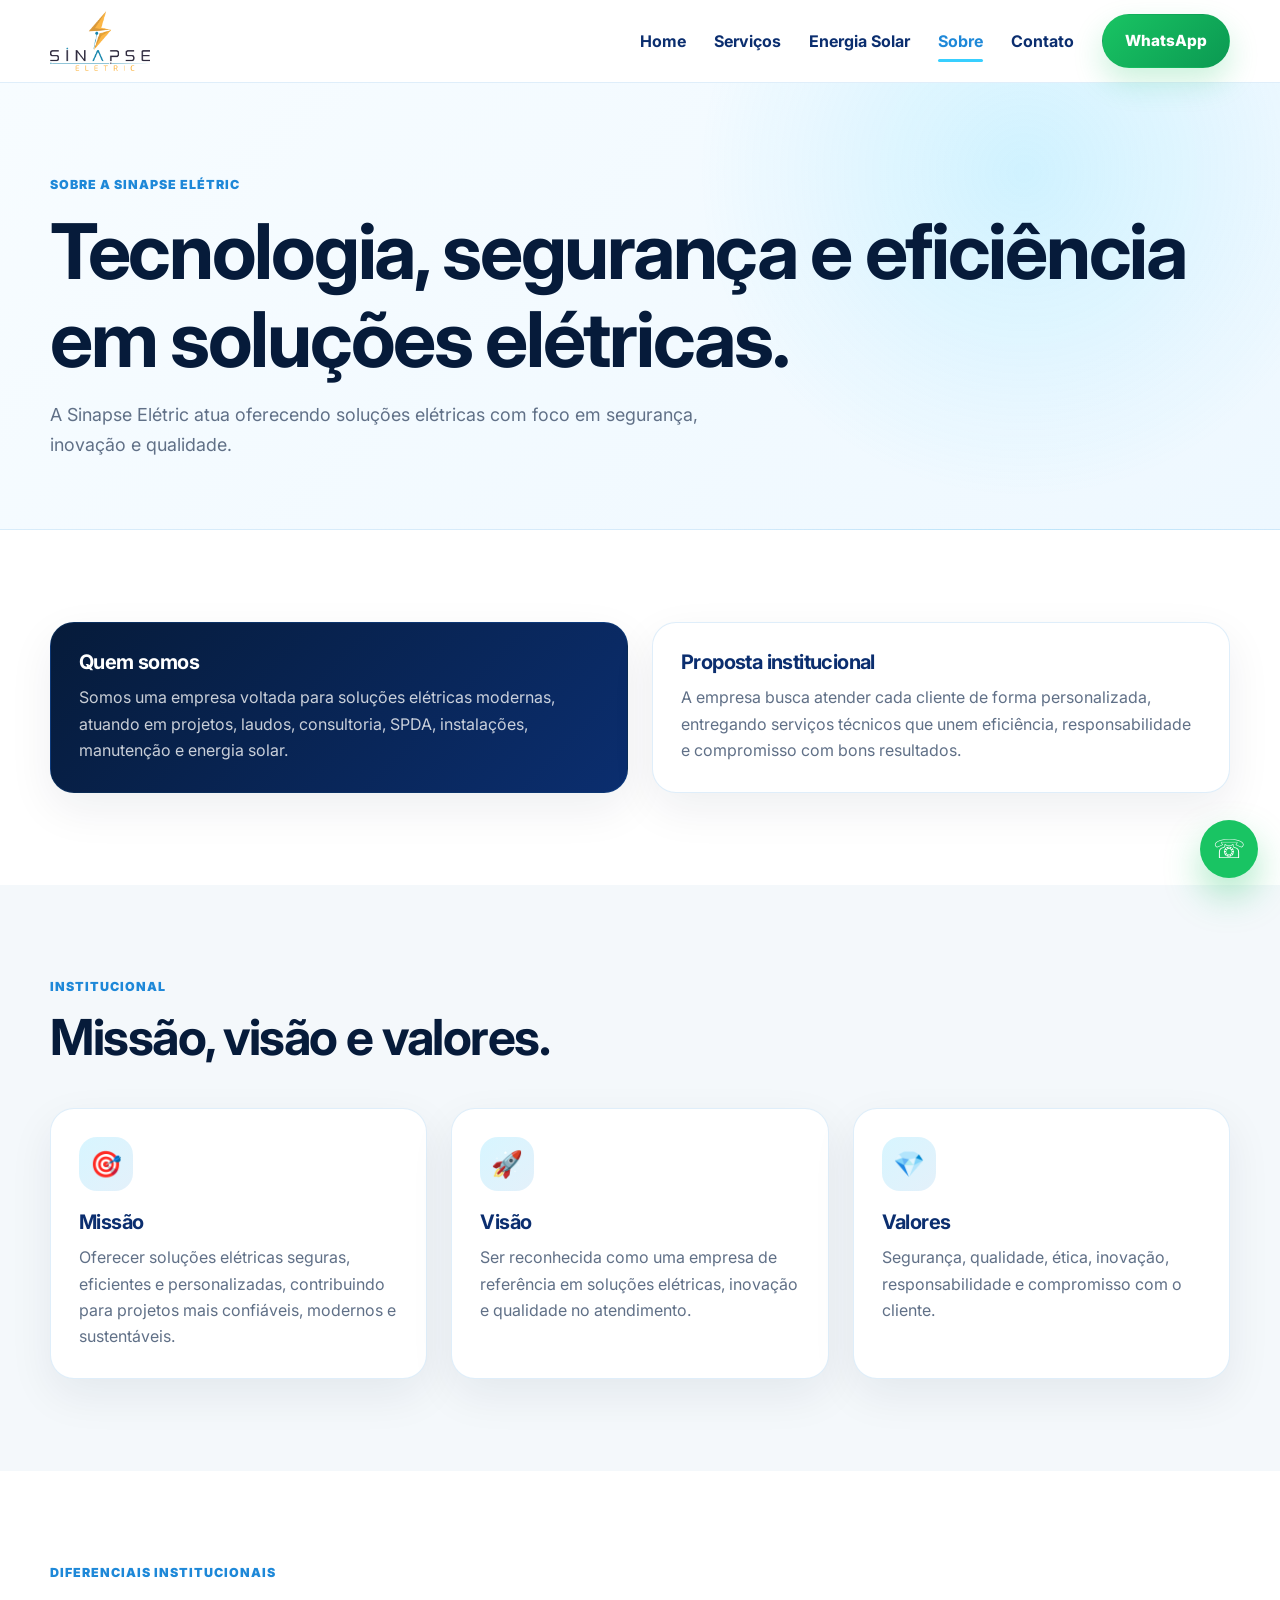
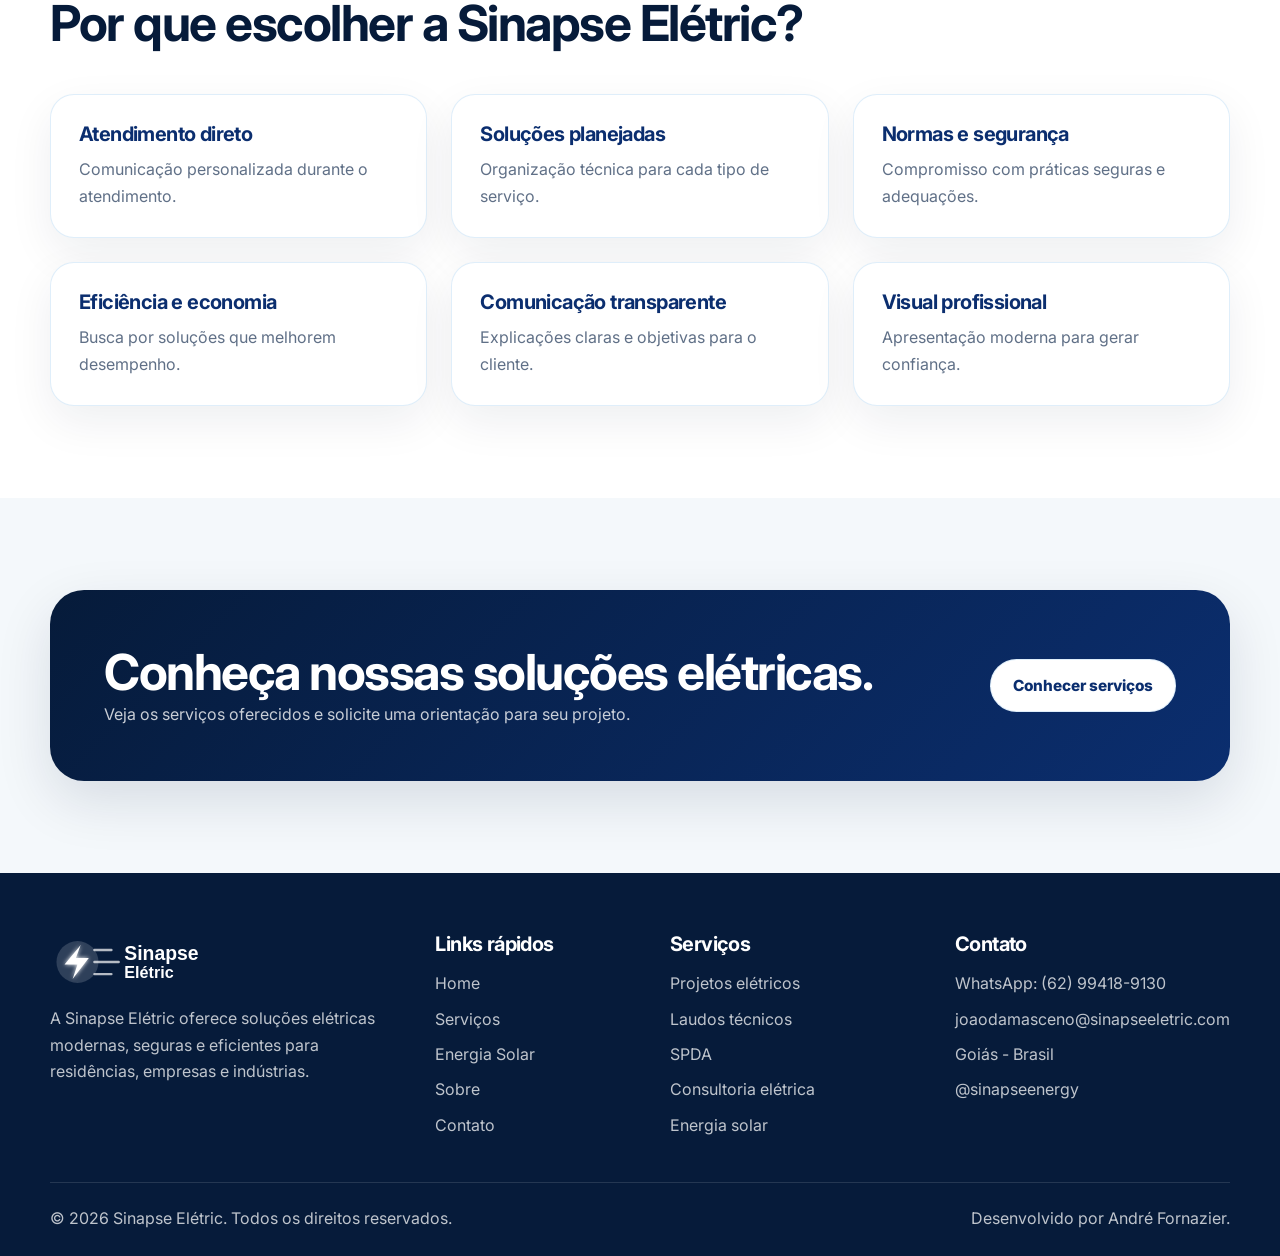
<file: sobre.html>
<!DOCTYPE html>
<html lang="pt-BR">

<head>
  <meta charset="UTF-8">
  <meta name="viewport" content="width=device-width, initial-scale=1.0">
  <meta name="description"
    content="Conheça a Sinapse Elétric, empresa focada em soluções elétricas modernas, seguras e eficientes.">
  <meta name="theme-color" content="#0B2E6F">
  <title>Sobre a Sinapse Elétric</title>
  <link rel="icon" href="assets/icons/favicon.svg" type="image/svg+xml">
  <link rel="stylesheet" href="css/style.css">
</head>

<body>
  <!-- Cabeçalho fixo com logo, navegação e botão de WhatsApp. -->
  <header class="header">
    <div class="container navbar">
      <a class="logo" href="index.html" aria-label="Página inicial da Sinapse Elétric">
        <img src="assets/logo/logo-sinapse.png" alt="Logo Sinapse Elétric">
      </a>

      <button class="menu-toggle" type="button" aria-label="Abrir menu de navegação">
        <span></span>
        <span></span>
        <span></span>
      </button>

      <nav class="nav-menu" aria-label="Menu principal">
        <a href="index.html">Home</a>
        <a href="servicos.html">Serviços</a>
        <a href="energia-solar.html">Energia Solar</a>
        <a href="sobre.html">Sobre</a>
        <a href="contato.html">Contato</a>
        <a class="btn btn-whatsapp js-whatsapp" href="#">WhatsApp</a>
      </nav>
    </div>
  </header>
  <main>
    <section class="page-hero">
      <div class="container reveal">
        <p class="eyebrow">Sobre a Sinapse Elétric</p>
        <h1>Tecnologia, segurança e eficiência em soluções elétricas.</h1>
        <p class="lead">A Sinapse Elétric atua oferecendo soluções elétricas com foco em segurança, inovação e
          qualidade.</p>
      </div>
    </section>
    <section class="section">
      <div class="container grid grid-2">
        <article class="card dark-card reveal">
          <h3>Quem somos</h3>
          <p>Somos uma empresa voltada para soluções elétricas modernas, atuando em projetos, laudos, consultoria, SPDA,
            instalações, manutenção e energia solar.</p>
        </article>
        <article class="card reveal">
          <h3>Proposta institucional</h3>
          <p>A empresa busca atender cada cliente de forma personalizada, entregando serviços técnicos que unem
            eficiência, responsabilidade e compromisso com bons resultados.</p>
        </article>
      </div>
    </section>
    <section class="section section-soft">
      <div class="container">
        <div class="section-title reveal">
          <p class="eyebrow">Institucional</p>
          <h2>Missão, visão e valores.</h2>
        </div>
        <div class="grid grid-3">
          <article class="card reveal">
            <div class="icon-box">🎯</div>
            <h3>Missão</h3>
            <p>Oferecer soluções elétricas seguras, eficientes e personalizadas, contribuindo para projetos mais
              confiáveis, modernos e sustentáveis.</p>
          </article>
          <article class="card reveal">
            <div class="icon-box">🚀</div>
            <h3>Visão</h3>
            <p>Ser reconhecida como uma empresa de referência em soluções elétricas, inovação e qualidade no
              atendimento.</p>
          </article>
          <article class="card reveal">
            <div class="icon-box">💎</div>
            <h3>Valores</h3>
            <p>Segurança, qualidade, ética, inovação, responsabilidade e compromisso com o cliente.</p>
          </article>
        </div>
      </div>
    </section>
    <section class="section">
      <div class="container">
        <div class="section-title reveal">
          <p class="eyebrow">Diferenciais institucionais</p>
          <h2>Por que escolher a Sinapse Elétric?</h2>
        </div>
        <div class="grid grid-3">
          <article class="card reveal">
            <h3>Atendimento direto</h3>
            <p>Comunicação personalizada durante o atendimento.</p>
          </article>
          <article class="card reveal">
            <h3>Soluções planejadas</h3>
            <p>Organização técnica para cada tipo de serviço.</p>
          </article>
          <article class="card reveal">
            <h3>Normas e segurança</h3>
            <p>Compromisso com práticas seguras e adequações.</p>
          </article>
          <article class="card reveal">
            <h3>Eficiência e economia</h3>
            <p>Busca por soluções que melhorem desempenho.</p>
          </article>
          <article class="card reveal">
            <h3>Comunicação transparente</h3>
            <p>Explicações claras e objetivas para o cliente.</p>
          </article>
          <article class="card reveal">
            <h3>Visual profissional</h3>
            <p>Apresentação moderna para gerar confiança.</p>
          </article>
        </div>
      </div>
    </section>
    <section class="section section-soft">
      <div class="container cta-box reveal">
        <div>
          <h2>Conheça nossas soluções elétricas.</h2>
          <p>Veja os serviços oferecidos e solicite uma orientação para seu projeto.</p>
        </div><a class="btn btn-secondary" href="servicos.html">Conhecer serviços</a>
      </div>
    </section>
  </main>
  <!-- Botão fixo de WhatsApp presente em todas as páginas. -->
  <a class="whatsapp-float js-whatsapp" href="#" aria-label="Falar com a Sinapse Elétric pelo WhatsApp">☏</a>

  <!-- Rodapé institucional com links rápidos e dados de contato. -->
  <footer class="footer">
    <div class="container">
      <div class="footer-grid">
        <div>
          <img src="assets/logo/logo-sinapse.svg" alt="Logo Sinapse Elétric">
          <p>A Sinapse Elétric oferece soluções elétricas modernas, seguras e eficientes para residências, empresas e
            indústrias.</p>
        </div>
        <div>
          <h3>Links rápidos</h3>
          <ul>
            <li><a href="index.html">Home</a></li>
            <li><a href="servicos.html">Serviços</a></li>
            <li><a href="energia-solar.html">Energia Solar</a></li>
            <li><a href="sobre.html">Sobre</a></li>
            <li><a href="contato.html">Contato</a></li>
          </ul>
        </div>
        <div>
          <h3>Serviços</h3>
          <ul>
            <li>Projetos elétricos</li>
            <li>Laudos técnicos</li>
            <li>SPDA</li>
            <li>Consultoria elétrica</li>
            <li>Energia solar</li>
          </ul>
        </div>
        <div>
          <h3>Contato</h3>
          <ul>
            <li><a class="js-whatsapp" href="#">WhatsApp: (62) 99418-9130</a></li>
            <li><a href="mailto:contato@sinapseeletric.com.br">joaodamasceno@sinapseeletric.com</a></li>
            <li>Goiás - Brasil</li>
            <p>
              <a href="https://www.instagram.com/sinapseenergy" target="_blank">
                @sinapseenergy
              </a>
            </p>
          </ul>
        </div>
      </div>
      <div class="footer-bottom">
        <p>© 2026 Sinapse Elétric. Todos os direitos reservados.</p>
        <p>Desenvolvido por André Fornazier.</p>
      </div>
    </div>
  </footer>

  <!-- Script global com menu mobile, animações e WhatsApp. -->
  <script src="js/script.js"></script>
</body>

</html>
</file>
<file: css/style.css>
/* =========================================================
   SINAPSE ELÉTRIC - STYLE.CSS
   Arquivo principal de estilos do site.
   Aqui ficam: variáveis de cor, reset, layout, páginas,
   responsividade, animações e componentes reutilizáveis.
   ========================================================= */

/* Importa uma fonte moderna e legível do Google Fonts. */
@import url('https://fonts.googleapis.com/css2?family=Inter:wght@400;500;600;700;800&display=swap');

/* Variáveis globais para facilitar futuras alterações de identidade visual. */
:root {
  --azul-claro: #6db7e8;
  --azul-principal: #1e88d8;
  --azul-escuro: #0b2e6f;
  --azul-profundo: #061b3a;
  --ciano: #38cfff;
  --branco: #ffffff;
  --cinza-claro: #f4f8fb;
  --cinza-texto: #607087;
  --borda: rgba(30, 136, 216, 0.14);
  --sombra: 0 20px 55px rgba(6, 27, 58, 0.12);
  --raio: 24px;
  --max-width: 1180px;
}

/* Reset básico para deixar o layout mais previsível entre navegadores. */
* {
  margin: 0;
  padding: 0;
  box-sizing: border-box;
}

html {
  scroll-behavior: smooth;
}

body {
  font-family: 'Inter', Arial, sans-serif;
  background: var(--branco);
  color: var(--azul-profundo);
  line-height: 1.65;
  overflow-x: hidden;
}

img, svg {
  max-width: 100%;
  display: block;
}

a {
  color: inherit;
  text-decoration: none;
}

ul {
  list-style: none;
}

/* Classe utilitária para centralizar seções dentro de uma largura máxima. */
.container {
  width: min(100% - 32px, var(--max-width));
  margin-inline: auto;
}

/* =========================================================
   CABEÇALHO E MENU
   ========================================================= */
.header {
  position: sticky;
  top: 0;
  z-index: 1000;
  background: rgba(255, 255, 255, 0.88);
  backdrop-filter: blur(16px);
  border-bottom: 1px solid var(--borda);
}

.navbar {
  min-height: 82px;
  display: flex;
  align-items: center;
  justify-content: space-between;
  gap: 24px;
}

.logo img {
  width: 100px;
  height: auto;
}

.nav-menu {
  display: flex;
  align-items: center;
  gap: 28px;
  font-weight: 700;
  color: var(--azul-escuro);
}

.nav-menu a {
  position: relative;
  transition: color 0.25s ease;
}

.nav-menu a::after {
  content: '';
  position: absolute;
  left: 0;
  bottom: -8px;
  width: 0;
  height: 3px;
  border-radius: 999px;
  background: var(--ciano);
  transition: width 0.25s ease;
}

.nav-menu a:hover,
.nav-menu a.active {
  color: var(--azul-principal);
}

.nav-menu a:hover::after,
.nav-menu a.active::after {
  width: 100%;
}

.menu-toggle {
  display: none;
  border: none;
  background: transparent;
  cursor: pointer;
  width: 44px;
  height: 44px;
}

.menu-toggle span {
  display: block;
  height: 3px;
  margin: 7px 0;
  border-radius: 999px;
  background: var(--azul-escuro);
  transition: 0.3s ease;
}

/* =========================================================
   BOTÕES E COMPONENTES GERAIS
   ========================================================= */
.btn {
  display: inline-flex;
  align-items: center;
  justify-content: center;
  gap: 10px;
  min-height: 48px;
  padding: 13px 22px;
  border-radius: 999px;
  border: 1px solid transparent;
  cursor: pointer;
  font-weight: 800;
  font-size: 0.96rem;
  transition: transform 0.25s ease, box-shadow 0.25s ease, background 0.25s ease;
}

.btn:hover {
  transform: translateY(-3px);
}

.btn-primary {
  color: var(--branco);
  background: linear-gradient(135deg, var(--azul-principal), var(--azul-escuro));
  box-shadow: 0 14px 30px rgba(30, 136, 216, 0.28);
}

.btn-secondary {
  color: var(--azul-escuro);
  background: var(--branco);
  border-color: var(--borda);
}

.btn-whatsapp {
  color: var(--branco);
  background: linear-gradient(135deg, #19c463, #0b9952);
  box-shadow: 0 14px 30px rgba(25, 196, 99, 0.22);
}

.section {
  padding: 92px 0;
}

.section-soft {
  background: var(--cinza-claro);
}

.section-title {
  max-width: 760px;
  margin-bottom: 42px;
}

.eyebrow {
  color: var(--azul-principal);
  font-weight: 900;
  letter-spacing: 0.08em;
  text-transform: uppercase;
  font-size: 0.78rem;
  margin-bottom: 12px;
}

h1, h2, h3 {
  line-height: 1.15;
  letter-spacing: -0.03em;
}

h1 {
  font-size: clamp(2.45rem, 6vw, 4.8rem);
}

h2 {
  font-size: clamp(2rem, 4vw, 3.1rem);
  color: var(--azul-profundo);
}

h3 {
  font-size: 1.25rem;
  color: var(--azul-escuro);
}

p {
  color: var(--cinza-texto);
}

.lead {
  font-size: 1.12rem;
  max-width: 720px;
}

.grid {
  display: grid;
  gap: 24px;
}

.grid-2 {
  grid-template-columns: repeat(2, minmax(0, 1fr));
}

.grid-3 {
  grid-template-columns: repeat(3, minmax(0, 1fr));
}

.grid-4 {
  grid-template-columns: repeat(4, minmax(0, 1fr));
}

.card {
  background: var(--branco);
  border: 1px solid var(--borda);
  border-radius: var(--raio);
  padding: 28px;
  box-shadow: 0 16px 45px rgba(6, 27, 58, 0.07);
  transition: transform 0.25s ease, box-shadow 0.25s ease, border-color 0.25s ease;
}

.card:hover {
  transform: translateY(-8px);
  box-shadow: var(--sombra);
  border-color: rgba(56, 207, 255, 0.35);
}

.icon-box {
  width: 54px;
  height: 54px;
  display: grid;
  place-items: center;
  border-radius: 18px;
  margin-bottom: 20px;
  color: var(--azul-escuro);
  background: linear-gradient(135deg, rgba(56, 207, 255, 0.2), rgba(30, 136, 216, 0.12));
  font-size: 1.6rem;
}

.card p {
  margin-top: 10px;
}

.card-link {
  display: inline-flex;
  margin-top: 18px;
  color: var(--azul-principal);
  font-weight: 900;
}

/* =========================================================
   HERO E BANNERS
   ========================================================= */
.hero {
  position: relative;
  min-height: calc(100vh - 82px);
  display: grid;
  align-items: center;
  overflow: hidden;
  background:
    radial-gradient(circle at 82% 18%, rgba(56, 207, 255, 0.28), transparent 28%),
    radial-gradient(circle at 12% 75%, rgba(30, 136, 216, 0.18), transparent 32%),
    linear-gradient(135deg, #eef9ff 0%, #ffffff 42%, #e9f6ff 100%);
}

.hero::before {
  content: '';
  position: absolute;
  inset: 0;
  opacity: 0.34;
  background-image:
    linear-gradient(rgba(30, 136, 216, 0.13) 1px, transparent 1px),
    linear-gradient(90deg, rgba(30, 136, 216, 0.13) 1px, transparent 1px);
  background-size: 58px 58px;
  mask-image: radial-gradient(circle at center, black, transparent 78%);
}

.hero-content {
  position: relative;
  display: grid;
  grid-template-columns: 1.05fr 0.95fr;
  gap: 38px;
  align-items: center;
  padding: 72px 0;
}

.hero-text .lead {
  margin: 22px 0 30px;
}

.hero-actions,
.cta-actions {
  display: flex;
  flex-wrap: wrap;
  gap: 14px;
}

.hero-visual {
  position: relative;
  padding: 22px;
}

.hero-visual img {
  filter: drop-shadow(0 36px 70px rgba(6, 27, 58, 0.18));
}

.stats-row {
  display: grid;
  grid-template-columns: repeat(3, 1fr);
  gap: 14px;
  margin-top: 34px;
}

.stat {
  padding: 18px;
  border-radius: 20px;
  background: rgba(255, 255, 255, 0.72);
  border: 1px solid var(--borda);
}

.stat strong {
  display: block;
  font-size: 1.35rem;
  color: var(--azul-escuro);
}

/* Banner interno usado em páginas que não são a Home. */
.page-hero {
  padding: 92px 0 70px;
  background:
    radial-gradient(circle at 80% 20%, rgba(56, 207, 255, 0.18), transparent 30%),
    linear-gradient(135deg, #f7fcff, #eef8ff);
  border-bottom: 1px solid var(--borda);
}

.page-hero .lead {
  margin-top: 16px;
}

/* =========================================================
   SEÇÕES ESPECÍFICAS
   ========================================================= */
.about-mini,
.solar-feature,
.cta-box {
  border-radius: 34px;
  overflow: hidden;
  background: linear-gradient(135deg, var(--azul-profundo), var(--azul-escuro));
  color: var(--branco);
  box-shadow: var(--sombra);
}

.solar-feature img,
.solar-img {
  border-radius: 26px;
  border: 4px solid var(--branco);
  width: 100%;
  display: block;
  box-shadow: var(--sombra);
}
.cta-box {
  border-radius: 34px;
  overflow: hidden;
  background: linear-gradient(135deg, var(--azul-profundo), var(--azul-escuro));
  color: var(--branco);
  box-shadow: var(--sombra);
  
}

.about-mini {
  display: grid;
  grid-template-columns: 0.9fr 1.1fr;
  align-items: center;
  gap: 30px;
  padding: 44px;
}

.about-mini p,
.solar-feature p,
.cta-box p,
.dark-card p {
  color: rgba(255, 255, 255, 0.78);
}

.about-mini h2,
.solar-feature h2,
.cta-box h2,
.dark-card h3 {
  color: var(--branco);
}

.glass-panel {
  padding: 32px;
  border-radius: 28px;
  background: rgba(255, 255, 255, 0.1);
  border: 1px solid rgba(255, 255, 255, 0.16);
}

.solar-feature {
  display: grid;
  grid-template-columns: 1fr 0.92fr;
  align-items: center;
  gap: 34px;
  padding: 46px;
}

.solar-feature img {
  border-radius: 26px;
}

.check-list {
  display: grid;
  gap: 12px;
  margin: 18px 0 26px;
}

.check-list li {
  color: inherit;
  font-weight: 700;
}

.check-list li::before {
  content: '✓';
  color: var(--ciano);
  margin-right: 10px;
}

.cta-box {
  padding: 54px;
  display: flex;
  align-items: center;
  justify-content: space-between;
  gap: 30px;
}

.dark-card {
  background: linear-gradient(135deg, var(--azul-profundo), var(--azul-escuro));
  color: var(--branco);
}

.process {
  counter-reset: etapa;
}

.process-card {
  position: relative;
  padding-top: 54px;
}

.process-card::before {
  counter-increment: etapa;
  content: counter(etapa, decimal-leading-zero);
  position: absolute;
  top: 22px;
  right: 24px;
  color: rgba(30, 136, 216, 0.16);
  font-size: 3rem;
  font-weight: 900;
  line-height: 1;
}

.service-benefits {
  margin-top: 16px;
  display: flex;
  flex-wrap: wrap;
  gap: 8px;
}

.service-benefits span {
  padding: 7px 10px;
  border-radius: 999px;
  background: var(--cinza-claro);
  color: var(--azul-escuro);
  font-size: 0.82rem;
  font-weight: 800;
}

/* =========================================================
   FORMULÁRIO DE CONTATO
   ========================================================= */
.contact-layout {
  display: grid;
  grid-template-columns: 0.85fr 1.15fr;
  gap: 28px;
  align-items: start;
}

.contact-info {
  display: grid;
  gap: 18px;
}

.contact-item {
  display: flex;
  gap: 16px;
  align-items: flex-start;
}

.form {
  display: grid;
  gap: 16px;
}

.form-group {
  display: grid;
  gap: 7px;
}

label {
  color: var(--azul-escuro);
  font-weight: 800;
}

input,
select,
textarea {
  width: 100%;
  border: 1px solid var(--borda);
  border-radius: 16px;
  padding: 14px 16px;
  font: inherit;
  color: var(--azul-profundo);
  background: var(--branco);
  outline: none;
  transition: border-color 0.25s ease, box-shadow 0.25s ease;
}

input:focus,
select:focus,
textarea:focus {
  border-color: var(--ciano);
  box-shadow: 0 0 0 4px rgba(56, 207, 255, 0.13);
}

textarea {
  min-height: 150px;
  resize: vertical;
}

.form-status {
  font-weight: 800;
  color: var(--azul-principal);
}

/* =========================================================
   RODAPÉ E WHATSAPP FIXO
   ========================================================= */
.footer {
  background: var(--azul-profundo);
  color: var(--branco);
  padding: 60px 0 24px;
}

.footer-grid {
  display: grid;
  grid-template-columns: 1.4fr 0.8fr 1fr 1fr;
  gap: 34px;
}

.footer img {
  width: 210px;
  margin-bottom: 14px;
  filter: brightness(0) invert(1);
}

.footer p,
.footer a,
.footer li {
  color: rgba(255, 255, 255, 0.74);
}

.footer h3 {
  color: var(--branco);
  margin-bottom: 14px;
}

.footer ul {
  display: grid;
  gap: 9px;
}

.footer-bottom {
  margin-top: 44px;
  padding-top: 22px;
  border-top: 1px solid rgba(255, 255, 255, 0.12);
  display: flex;
  justify-content: space-between;
  gap: 16px;
  flex-wrap: wrap;
}

.whatsapp-float {
  position: fixed;
  right: 22px;
  bottom: 22px;
  z-index: 999;
  width: 58px;
  height: 58px;
  display: grid;
  place-items: center;
  border-radius: 50%;
  background: #19c463;
  color: var(--branco);
  box-shadow: 0 18px 36px rgba(25, 196, 99, 0.35);
  font-size: 1.6rem;
  transition: transform 0.25s ease;
}

.whatsapp-float:hover {
  transform: scale(1.08) rotate(5deg);
}

/* Animação ativada pelo JavaScript quando o elemento entra na tela. */
.reveal {
  opacity: 0;
  transform: translateY(24px);
  transition: opacity 0.7s ease, transform 0.7s ease;
}

.reveal.visible {
  opacity: 1;
  transform: translateY(0);
}

/* =========================================================
   RESPONSIVIDADE
   ========================================================= */
@media (max-width: 980px) {
  .menu-toggle {
    display: block;
  }

  .nav-menu {
    position: fixed;
    top: 82px;
    left: 16px;
    right: 16px;
    display: grid;
    gap: 18px;
    padding: 24px;
    border-radius: 24px;
    background: var(--branco);
    box-shadow: var(--sombra);
    border: 1px solid var(--borda);
    transform: translateY(-18px);
    opacity: 0;
    pointer-events: none;
    transition: 0.25s ease;
  }

  .nav-menu.open {
    transform: translateY(0);
    opacity: 1;
    pointer-events: auto;
  }

  .hero-content,
  .about-mini,
  .solar-feature,
  .contact-layout {
    grid-template-columns: 1fr;
  }

  .grid-3,
  .grid-4 {
    grid-template-columns: repeat(2, minmax(0, 1fr));
  }

  .footer-grid {
    grid-template-columns: 1fr 1fr;
  }

  .cta-box {
    display: grid;
  }
}

@media (max-width: 640px) {
  .container {
    width: min(100% - 22px, var(--max-width));
  }

  .logo img {
    width: 180px;
  }

  .section {
    padding: 66px 0;
  }

  .hero {
    min-height: auto;
  }

  .hero-content {
    padding: 44px 0 66px;
  }

  .stats-row,
  .grid-2,
  .grid-3,
  .grid-4,
  .footer-grid {
    grid-template-columns: 1fr;
  }

  .about-mini,
  .solar-feature,
  .cta-box {
    padding: 28px;
    border-radius: 26px;
  }

  .btn {
    width: 100%;
  }

  .whatsapp-float {
    width: 54px;
    height: 54px;
    right: 16px;
    bottom: 16px;
  }
}
/* Ajuste do cabeçalho no mobile */
@media (max-width: 768px) {
  header,
  .header,
  .site-header,
  .navbar {
    padding: 6px 16px;
    min-height: 80px;
  }

  .logo img,
  header img {
    max-width: 100px;
    height: auto;
  }

  .menu-toggle,
  .hamburger {
    font-size: 28px;
  }
}
/* =========================================================
   GALERIA NA PÁGINA DE ENERGIA SOLAR
   ========================================================= */

.solar-gallery {
  display: grid;
  grid-template-columns: repeat(2, minmax(0, 1fr));
  gap: 28px;
}

.solar-gallery-card {
  background: var(--branco);
  border: 1px solid var(--borda);
  border-radius: 30px;
  overflow: hidden;
  box-shadow: 0 18px 45px rgba(6, 27, 58, 0.08);
  transition: transform 0.25s ease, box-shadow 0.25s ease, border-color 0.25s ease;
}

.solar-gallery-card:hover {
  transform: translateY(-8px);
  box-shadow: var(--sombra);
  border-color: rgba(56, 207, 255, 0.35);
}

.solar-gallery-image {
  position: relative;
  height: 310px;
  overflow: hidden;
  background: var(--cinza-claro);
}

.solar-gallery-image img {
  width: 100%;
  height: 100%;
  object-fit: cover;
  transition: transform 0.35s ease;
}

.solar-gallery-card:hover .solar-gallery-image img {
  transform: scale(1.06);
}

.solar-gallery-tag {
  position: absolute;
  left: 18px;
  top: 18px;
  padding: 8px 14px;
  border-radius: 999px;
  background: linear-gradient(135deg, var(--azul-principal), var(--azul-escuro));
  color: var(--branco);
  font-size: 0.82rem;
  font-weight: 900;
  box-shadow: 0 10px 25px rgba(6, 27, 58, 0.2);
}

.solar-gallery-content {
  padding: 28px;
}

.solar-gallery-content h3 {
  margin-bottom: 12px;
}

.solar-gallery-content p {
  margin-bottom: 22px;
  color: var(--cinza-texto);
}

/* Em celular muito pequeno, deixa mais discreto */
@media (max-width: 480px) {
  .hero-worker-image {
    right: -95px;
    bottom: -5px;
    opacity: 0.32;
  }

  .hero-worker-image img {
    height: 285px;
  }
}
/* =========================================================
   HERO COM APENAS O ELETRICISTA
   PC + CELULAR
   ========================================================= */

/* Hero principal */
.hero {
  position: relative;
  overflow: hidden;
  min-height: calc(100vh - 82px);
}

/* Como removemos a imagem antiga, o conteúdo agora ocupa só uma coluna */
.hero-content {
  position: relative;
  z-index: 4;
  grid-template-columns: 1fr;
  padding: 88px 0 120px;
}

/* Limita o tamanho do texto para não invadir o eletricista */
.hero-text {
  max-width: 640px;
}

/* Esconde completamente a imagem antiga, caso ela ainda esteja no HTML */
.hero-visual {
  display: none !important;
}

/* Eletricista no PC */
.hero-worker-image {
  position: absolute;
  right: clamp(20px, 7vw, 120px);
  bottom: -12px;
  z-index: 3;
  pointer-events: none;
}

.hero-worker-image img {
  height: clamp(430px, 64vh, 690px);
  width: auto;
  max-width: none;
  display: block;
  filter: drop-shadow(0 26px 36px rgba(6, 27, 58, 0.24));
}

/* Ajuste para telas médias */
@media (max-width: 1100px) {
  .hero-worker-image {
    right: -35px;
    bottom: -10px;
  }

  .hero-worker-image img {
    height: clamp(360px, 54vh, 560px);
  }

  .hero-text {
    max-width: 580px;
  }
}
/* =========================================================
   CARROSSEL - PROJETO RESIDENCIAL
   ========================================================= */

.solar-carousel {
  position: relative;
  overflow: hidden;
}

.solar-carousel-track {
  height: 100%;
  display: flex;
  transition: transform 0.45s ease;
}

.solar-carousel-slide {
  min-width: 100%;
  height: 100%;
}

.solar-carousel-slide img {
  width: 100%;
  height: 100%;
  object-fit: cover;
}

/* Setas do carrossel */
.solar-carousel-btn {
  position: absolute;
  top: 50%;
  z-index: 10;
  transform: translateY(-50%);

  width: 46px;
  height: 46px;

  border: none;
  border-radius: 50%;
  background: rgba(6, 27, 58, 0.72);
  color: #ffffff;

  font-size: 1.6rem;
  font-weight: 900;
  line-height: 1;

  display: flex;
  align-items: center;
  justify-content: center;

  cursor: pointer;
  box-shadow: 0 10px 25px rgba(6, 27, 58, 0.25);
  transition: 0.25s ease;
}

.solar-carousel-btn:hover {
  background: var(--azul-principal);
  transform: translateY(-50%) scale(1.08);
}

.solar-carousel-prev {
  left: 18px;
}

.solar-carousel-next {
  right: 18px;
}

/* Ajuste no celular */
@media (max-width: 640px) {
  .solar-carousel-btn {
    width: 38px;
    height: 38px;
    font-size: 1.25rem;
  }

  .solar-carousel-prev {
    left: 10px;
  }

  .solar-carousel-next {
    right: 10px;
  }
} 


/* Bolinhas do carrossel */
.solar-carousel-dots {
  position: absolute;
  left: 50%;
  bottom: 16px;
  z-index: 6;
  transform: translateX(-50%);
  display: flex;
  gap: 8px;
}

.solar-carousel-dot {
  width: 9px;
  height: 9px;
  border: none;
  border-radius: 50%;
  background: rgba(255, 255, 255, 0.55);
  cursor: pointer;
  transition: width 0.25s ease, background 0.25s ease;
}

.solar-carousel-dot.active {
  width: 24px;
  border-radius: 999px;
  background: white;
}

/* Ajuste no celular */
@media (max-width: 640px) {
  .solar-carousel-btn {
    width: 36px;
    height: 36px;
    font-size: 1.7rem;
  }

  .solar-carousel-prev {
    left: 10px;
  }

  .solar-carousel-next {
    right: 10px;
  }
}
/* Celular */
@media (max-width: 760px) {
  .hero {
    min-height: auto;
    padding-bottom: 220px;
  }

  .hero-content {
    grid-template-columns: 1fr;
    padding: 38px 0 40px;
    gap: 24px;
  }

  .hero-text {
    max-width: 100%;
    position: relative;
    z-index: 5;
  }

  .hero-worker-image {
    display: block !important;
    right: -42px;
    bottom: 0;
    z-index: 2;
    opacity: 1;
  }

  .hero-worker-image img {
    height: 245px;
    width: auto;
    max-width: none;
  }

  .stats-row {
    grid-template-columns: 1fr;
    gap: 10px;
  }

  .hero-actions {
    display: grid;
    grid-template-columns: 1fr;
  }

  .hero-actions .btn {
    width: 100%;
  }
}

/* Celular pequeno */
@media (max-width: 480px) {
  .hero {
    padding-bottom: 195px;
  }

  .hero-worker-image {
    right: 15px;
    bottom: 0;
  }

  .hero-worker-image img {
    height: 220px;
  }
}
/* Responsividade da galeria */
@media (max-width: 900px) {
  .solar-gallery {
    grid-template-columns: 1fr;
  }

  .solar-gallery-image {
    height: 260px;
  }
}

@media (max-width: 640px) {
  .solar-gallery-image {
    height: 220px;
  }

  .solar-gallery-content {
    padding: 24px;
  }
}
</file>
